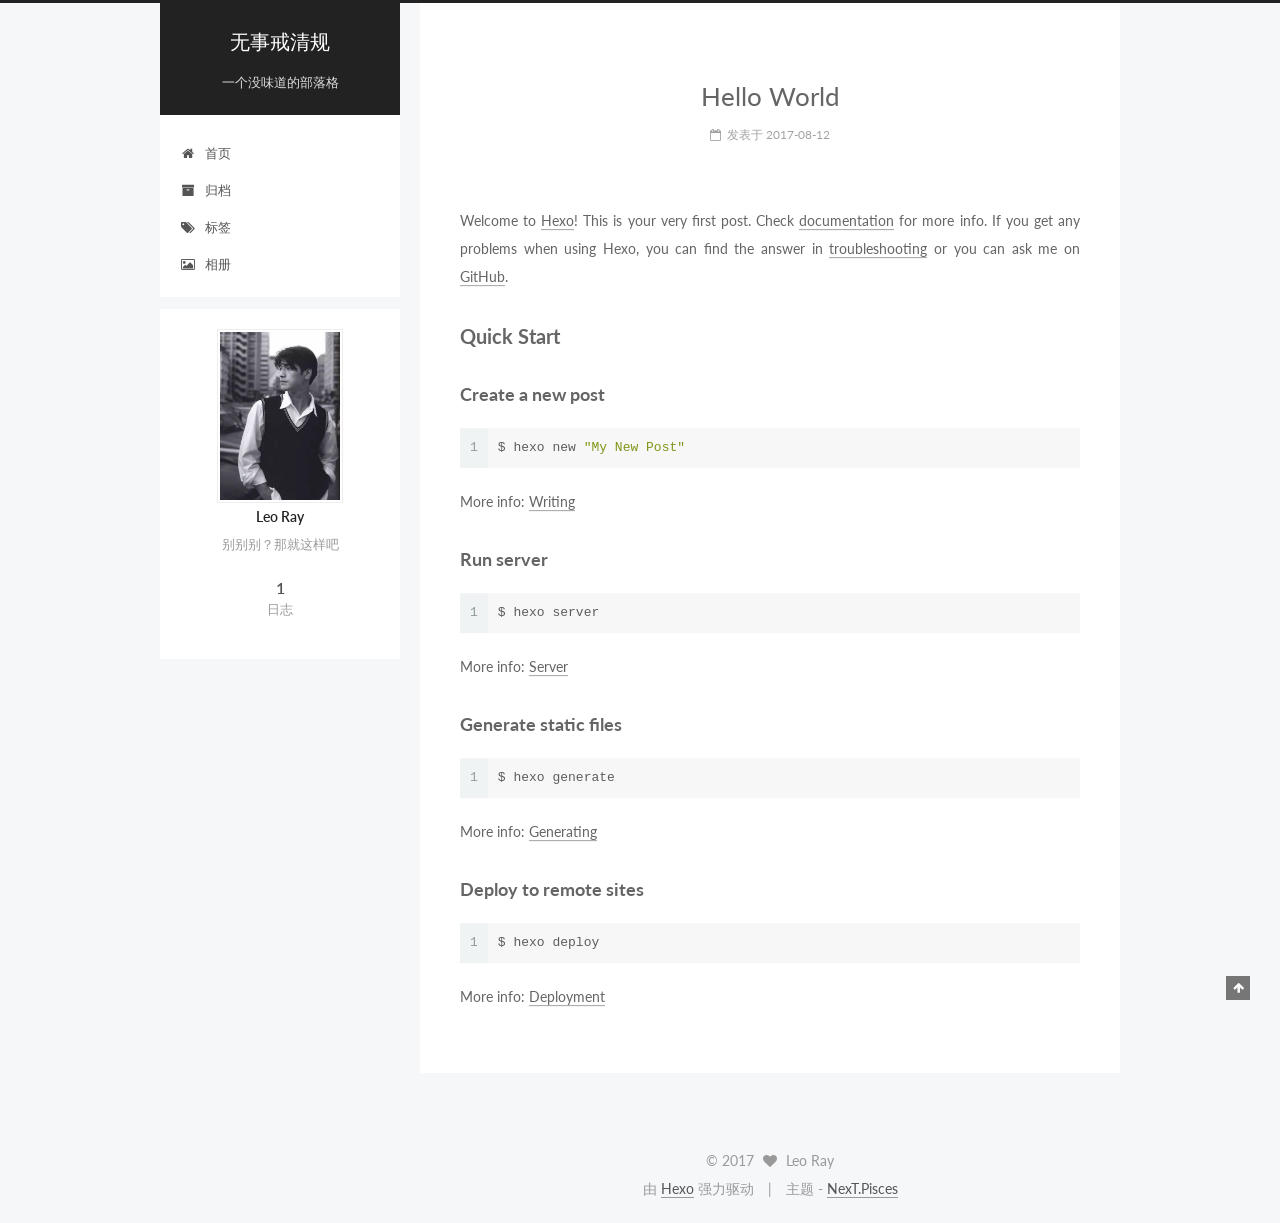
<file: index.html>
<!DOCTYPE html>



  


<html class="theme-next pisces use-motion" lang="zh-Hans">
<head>
  <meta charset="UTF-8"/>
<meta http-equiv="X-UA-Compatible" content="IE=edge" />
<meta name="viewport" content="width=device-width, initial-scale=1, maximum-scale=1"/>
<meta name="theme-color" content="#222">









<meta http-equiv="Cache-Control" content="no-transform" />
<meta http-equiv="Cache-Control" content="no-siteapp" />















  
  
  <link href="/lib/fancybox/source/jquery.fancybox.css?v=2.1.5" rel="stylesheet" type="text/css" />




  
  
  
  

  
    
    
  

  

  

  

  

  
    
    
    <link href="//fonts.googleapis.com/css?family=Lato:300,300italic,400,400italic,700,700italic&subset=latin,latin-ext" rel="stylesheet" type="text/css">
  






<link href="/lib/font-awesome/css/font-awesome.min.css?v=4.6.2" rel="stylesheet" type="text/css" />

<link href="/css/main.css?v=5.1.2" rel="stylesheet" type="text/css" />


  <meta name="keywords" content="Hexo, NexT" />








  <link rel="shortcut icon" type="image/x-icon" href="/favicon.ico?v=5.1.2" />






<meta name="description" content="别别别？那就这样吧">
<meta property="og:type" content="website">
<meta property="og:title" content="无事戒清规">
<meta property="og:url" content="http://yoursite.com/index.html">
<meta property="og:site_name" content="无事戒清规">
<meta property="og:description" content="别别别？那就这样吧">
<meta property="og:locale" content="zh-Hans">
<meta name="twitter:card" content="summary">
<meta name="twitter:title" content="无事戒清规">
<meta name="twitter:description" content="别别别？那就这样吧">



<script type="text/javascript" id="hexo.configurations">
  var NexT = window.NexT || {};
  var CONFIG = {
    root: '/',
    scheme: 'Pisces',
    sidebar: {"position":"left","display":"post","offset":12,"offset_float":12,"b2t":false,"scrollpercent":false,"onmobile":false},
    fancybox: true,
    tabs: true,
    motion: true,
    duoshuo: {
      userId: '0',
      author: '博主'
    },
    algolia: {
      applicationID: '',
      apiKey: '',
      indexName: '',
      hits: {"per_page":10},
      labels: {"input_placeholder":"Search for Posts","hits_empty":"We didn't find any results for the search: ${query}","hits_stats":"${hits} results found in ${time} ms"}
    }
  };
</script>



  <link rel="canonical" href="http://yoursite.com/"/>





  <title>无事戒清规</title>
  














</head>

<body itemscope itemtype="http://schema.org/WebPage" lang="zh-Hans">

  
  
    
  

  <div class="container sidebar-position-left 
   page-home 
 ">
    <div class="headband"></div>

    <header id="header" class="header" itemscope itemtype="http://schema.org/WPHeader">
      <div class="header-inner"><div class="site-brand-wrapper">
  <div class="site-meta ">
    

    <div class="custom-logo-site-title">
      <a href="/"  class="brand" rel="start">
        <span class="logo-line-before"><i></i></span>
        <span class="site-title">无事戒清规</span>
        <span class="logo-line-after"><i></i></span>
      </a>
    </div>
      
        <p class="site-subtitle">一个没味道的部落格</p>
      
  </div>

  <div class="site-nav-toggle">
    <button>
      <span class="btn-bar"></span>
      <span class="btn-bar"></span>
      <span class="btn-bar"></span>
    </button>
  </div>
</div>

<nav class="site-nav">
  

  
    <ul id="menu" class="menu">
      
        
        <li class="menu-item menu-item-home">
          <a href="/" rel="section">
            
              <i class="menu-item-icon fa fa-fw fa-home"></i> <br />
            
            首页
          </a>
        </li>
      
        
        <li class="menu-item menu-item-archives">
          <a href="/archives/" rel="section">
            
              <i class="menu-item-icon fa fa-fw fa-archive"></i> <br />
            
            归档
          </a>
        </li>
      
        
        <li class="menu-item menu-item-tags">
          <a href="/tags/" rel="section">
            
              <i class="menu-item-icon fa fa-fw fa-tags"></i> <br />
            
            标签
          </a>
        </li>
      
        
        <li class="menu-item menu-item-photo">
          <a href="/photo/" rel="section">
            
              <i class="menu-item-icon fa fa-fw fa-photo"></i> <br />
            
            相册
          </a>
        </li>
      

      
    </ul>
  

  
</nav>



 </div>
    </header>

    <main id="main" class="main">
      <div class="main-inner">
        <div class="content-wrap">
          <div id="content" class="content">
            
  <section id="posts" class="posts-expand">
    
      

  

  
  
  

  <article class="post post-type-normal" itemscope itemtype="http://schema.org/Article">
  
  
  
  <div class="post-block">
    <link itemprop="mainEntityOfPage" href="http://yoursite.com/2017/08/12/hello-world/">

    <span hidden itemprop="author" itemscope itemtype="http://schema.org/Person">
      <meta itemprop="name" content="Leo Ray">
      <meta itemprop="description" content="">
      <meta itemprop="image" content="/images/jcw.jpg">
    </span>

    <span hidden itemprop="publisher" itemscope itemtype="http://schema.org/Organization">
      <meta itemprop="name" content="无事戒清规">
    </span>

    
      <header class="post-header">

        
        
          <h1 class="post-title" itemprop="name headline">
                
                <a class="post-title-link" href="/2017/08/12/hello-world/" itemprop="url">Hello World</a></h1>
        

        <div class="post-meta">
          <span class="post-time">
            
              <span class="post-meta-item-icon">
                <i class="fa fa-calendar-o"></i>
              </span>
              
                <span class="post-meta-item-text">发表于</span>
              
              <time title="创建于" itemprop="dateCreated datePublished" datetime="2017-08-12T20:18:23+08:00">
                2017-08-12
              </time>
            

            

            
          </span>

          

          
            
          

          
          

          

          

          

        </div>
      </header>
    

    
    
    
    <div class="post-body" itemprop="articleBody">

      
      

      
        
          
            <p>Welcome to <a href="https://hexo.io/" target="_blank" rel="external">Hexo</a>! This is your very first post. Check <a href="https://hexo.io/docs/" target="_blank" rel="external">documentation</a> for more info. If you get any problems when using Hexo, you can find the answer in <a href="https://hexo.io/docs/troubleshooting.html" target="_blank" rel="external">troubleshooting</a> or you can ask me on <a href="https://github.com/hexojs/hexo/issues" target="_blank" rel="external">GitHub</a>.</p>
<h2 id="Quick-Start"><a href="#Quick-Start" class="headerlink" title="Quick Start"></a>Quick Start</h2><h3 id="Create-a-new-post"><a href="#Create-a-new-post" class="headerlink" title="Create a new post"></a>Create a new post</h3><figure class="highlight bash"><table><tr><td class="gutter"><pre><div class="line">1</div></pre></td><td class="code"><pre><div class="line">$ hexo new <span class="string">"My New Post"</span></div></pre></td></tr></table></figure>
<p>More info: <a href="https://hexo.io/docs/writing.html" target="_blank" rel="external">Writing</a></p>
<h3 id="Run-server"><a href="#Run-server" class="headerlink" title="Run server"></a>Run server</h3><figure class="highlight bash"><table><tr><td class="gutter"><pre><div class="line">1</div></pre></td><td class="code"><pre><div class="line">$ hexo server</div></pre></td></tr></table></figure>
<p>More info: <a href="https://hexo.io/docs/server.html" target="_blank" rel="external">Server</a></p>
<h3 id="Generate-static-files"><a href="#Generate-static-files" class="headerlink" title="Generate static files"></a>Generate static files</h3><figure class="highlight bash"><table><tr><td class="gutter"><pre><div class="line">1</div></pre></td><td class="code"><pre><div class="line">$ hexo generate</div></pre></td></tr></table></figure>
<p>More info: <a href="https://hexo.io/docs/generating.html" target="_blank" rel="external">Generating</a></p>
<h3 id="Deploy-to-remote-sites"><a href="#Deploy-to-remote-sites" class="headerlink" title="Deploy to remote sites"></a>Deploy to remote sites</h3><figure class="highlight bash"><table><tr><td class="gutter"><pre><div class="line">1</div></pre></td><td class="code"><pre><div class="line">$ hexo deploy</div></pre></td></tr></table></figure>
<p>More info: <a href="https://hexo.io/docs/deployment.html" target="_blank" rel="external">Deployment</a></p>

          
        
      
    </div>
    
    
    

    

    

    

    <footer class="post-footer">
      

      

      

      
      
        <div class="post-eof"></div>
      
    </footer>
  </div>
  
  
  
  </article>


    
  </section>

  


          </div>
          


          

        </div>
        
          
  
  <div class="sidebar-toggle">
    <div class="sidebar-toggle-line-wrap">
      <span class="sidebar-toggle-line sidebar-toggle-line-first"></span>
      <span class="sidebar-toggle-line sidebar-toggle-line-middle"></span>
      <span class="sidebar-toggle-line sidebar-toggle-line-last"></span>
    </div>
  </div>

  <aside id="sidebar" class="sidebar">
    
    <div class="sidebar-inner">

      

      

      <section class="site-overview sidebar-panel sidebar-panel-active">
        <div class="site-author motion-element" itemprop="author" itemscope itemtype="http://schema.org/Person">
          <img class="site-author-image" itemprop="image"
               src="/images/jcw.jpg"
               alt="Leo Ray" />
          <p class="site-author-name" itemprop="name">Leo Ray</p>
           
              <p class="site-description motion-element" itemprop="description">别别别？那就这样吧</p>
          
        </div>
        <nav class="site-state motion-element">

          
            <div class="site-state-item site-state-posts">
              <a href="/archives/">
                <span class="site-state-item-count">1</span>
                <span class="site-state-item-name">日志</span>
              </a>
            </div>
          

          

          

        </nav>

        

        <div class="links-of-author motion-element">
          
        </div>

        
        

        
        

        


      </section>

      

      

    </div>
  </aside>


        
      </div>
    </main>

    <footer id="footer" class="footer">
      <div class="footer-inner">
        <div class="copyright" >
  
  &copy; 
  <span itemprop="copyrightYear">2017</span>
  <span class="with-love">
    <i class="fa fa-heart"></i>
  </span>
  <span class="author" itemprop="copyrightHolder">Leo Ray</span>
</div>


<div class="powered-by">
  由 <a class="theme-link" href="https://hexo.io">Hexo</a> 强力驱动
</div>

<div class="theme-info">
  主题 -
  <a class="theme-link" href="https://github.com/iissnan/hexo-theme-next">
    NexT.Pisces
  </a>
</div>


        

        
      </div>
    </footer>

    
      <div class="back-to-top">
        <i class="fa fa-arrow-up"></i>
        
      </div>
    

  </div>

  

<script type="text/javascript">
  if (Object.prototype.toString.call(window.Promise) !== '[object Function]') {
    window.Promise = null;
  }
</script>









  












  
  <script type="text/javascript" src="/lib/jquery/index.js?v=2.1.3"></script>

  
  <script type="text/javascript" src="/lib/fastclick/lib/fastclick.min.js?v=1.0.6"></script>

  
  <script type="text/javascript" src="/lib/jquery_lazyload/jquery.lazyload.js?v=1.9.7"></script>

  
  <script type="text/javascript" src="/lib/velocity/velocity.min.js?v=1.2.1"></script>

  
  <script type="text/javascript" src="/lib/velocity/velocity.ui.min.js?v=1.2.1"></script>

  
  <script type="text/javascript" src="/lib/fancybox/source/jquery.fancybox.pack.js?v=2.1.5"></script>


  


  <script type="text/javascript" src="/js/src/utils.js?v=5.1.2"></script>

  <script type="text/javascript" src="/js/src/motion.js?v=5.1.2"></script>



  
  


  <script type="text/javascript" src="/js/src/affix.js?v=5.1.2"></script>

  <script type="text/javascript" src="/js/src/schemes/pisces.js?v=5.1.2"></script>



  
    <script type="text/javascript" src="/js/src/scrollspy.js?v=5.1.2"></script>
<script type="text/javascript" src="/js/src/post-details.js?v=5.1.2"></script>

  

  


  <script type="text/javascript" src="/js/src/bootstrap.js?v=5.1.2"></script>



  


  




	





  





  






  





  

  

  

  

  

  

</body>
</html>
</file>
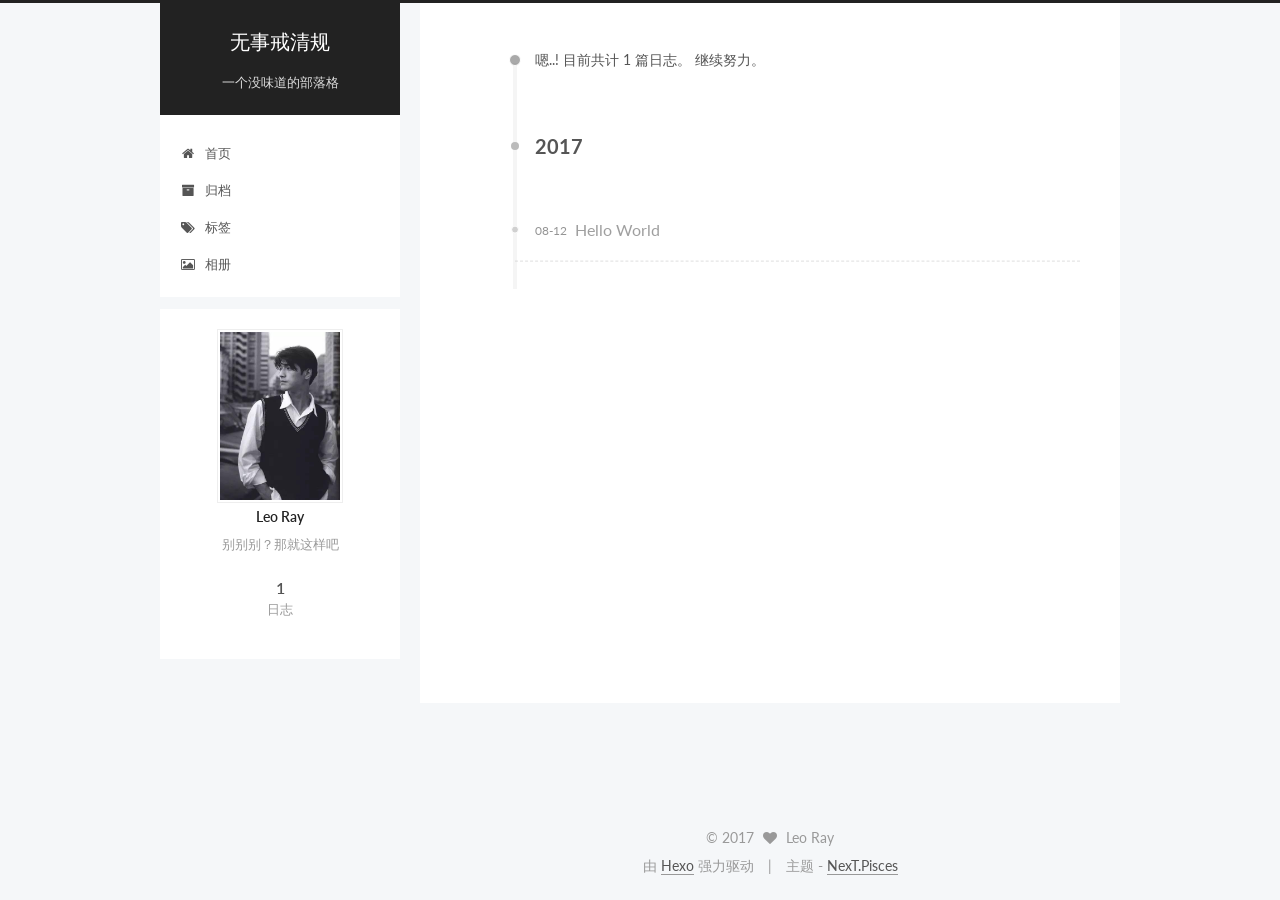
<file: archives/index.html>
<!DOCTYPE html>



  


<html class="theme-next pisces use-motion" lang="zh-Hans">
<head>
  <meta charset="UTF-8"/>
<meta http-equiv="X-UA-Compatible" content="IE=edge" />
<meta name="viewport" content="width=device-width, initial-scale=1, maximum-scale=1"/>
<meta name="theme-color" content="#222">









<meta http-equiv="Cache-Control" content="no-transform" />
<meta http-equiv="Cache-Control" content="no-siteapp" />















  
  
  <link href="/lib/fancybox/source/jquery.fancybox.css?v=2.1.5" rel="stylesheet" type="text/css" />




  
  
  
  

  
    
    
  

  

  

  

  

  
    
    
    <link href="//fonts.googleapis.com/css?family=Lato:300,300italic,400,400italic,700,700italic&subset=latin,latin-ext" rel="stylesheet" type="text/css">
  






<link href="/lib/font-awesome/css/font-awesome.min.css?v=4.6.2" rel="stylesheet" type="text/css" />

<link href="/css/main.css?v=5.1.2" rel="stylesheet" type="text/css" />


  <meta name="keywords" content="Hexo, NexT" />








  <link rel="shortcut icon" type="image/x-icon" href="/favicon.ico?v=5.1.2" />






<meta name="description" content="别别别？那就这样吧">
<meta property="og:type" content="website">
<meta property="og:title" content="无事戒清规">
<meta property="og:url" content="http://yoursite.com/archives/index.html">
<meta property="og:site_name" content="无事戒清规">
<meta property="og:description" content="别别别？那就这样吧">
<meta property="og:locale" content="zh-Hans">
<meta name="twitter:card" content="summary">
<meta name="twitter:title" content="无事戒清规">
<meta name="twitter:description" content="别别别？那就这样吧">



<script type="text/javascript" id="hexo.configurations">
  var NexT = window.NexT || {};
  var CONFIG = {
    root: '/',
    scheme: 'Pisces',
    sidebar: {"position":"left","display":"post","offset":12,"offset_float":12,"b2t":false,"scrollpercent":false,"onmobile":false},
    fancybox: true,
    tabs: true,
    motion: true,
    duoshuo: {
      userId: '0',
      author: '博主'
    },
    algolia: {
      applicationID: '',
      apiKey: '',
      indexName: '',
      hits: {"per_page":10},
      labels: {"input_placeholder":"Search for Posts","hits_empty":"We didn't find any results for the search: ${query}","hits_stats":"${hits} results found in ${time} ms"}
    }
  };
</script>



  <link rel="canonical" href="http://yoursite.com/archives/"/>





  <title>归档 | 无事戒清规</title>
  














</head>

<body itemscope itemtype="http://schema.org/WebPage" lang="zh-Hans">

  
  
    
  

  <div class="container sidebar-position-left  page-archive  ">
    <div class="headband"></div>

    <header id="header" class="header" itemscope itemtype="http://schema.org/WPHeader">
      <div class="header-inner"><div class="site-brand-wrapper">
  <div class="site-meta ">
    

    <div class="custom-logo-site-title">
      <a href="/"  class="brand" rel="start">
        <span class="logo-line-before"><i></i></span>
        <span class="site-title">无事戒清规</span>
        <span class="logo-line-after"><i></i></span>
      </a>
    </div>
      
        <p class="site-subtitle">一个没味道的部落格</p>
      
  </div>

  <div class="site-nav-toggle">
    <button>
      <span class="btn-bar"></span>
      <span class="btn-bar"></span>
      <span class="btn-bar"></span>
    </button>
  </div>
</div>

<nav class="site-nav">
  

  
    <ul id="menu" class="menu">
      
        
        <li class="menu-item menu-item-home">
          <a href="/" rel="section">
            
              <i class="menu-item-icon fa fa-fw fa-home"></i> <br />
            
            首页
          </a>
        </li>
      
        
        <li class="menu-item menu-item-archives">
          <a href="/archives/" rel="section">
            
              <i class="menu-item-icon fa fa-fw fa-archive"></i> <br />
            
            归档
          </a>
        </li>
      
        
        <li class="menu-item menu-item-tags">
          <a href="/tags/" rel="section">
            
              <i class="menu-item-icon fa fa-fw fa-tags"></i> <br />
            
            标签
          </a>
        </li>
      
        
        <li class="menu-item menu-item-photo">
          <a href="/photo/" rel="section">
            
              <i class="menu-item-icon fa fa-fw fa-photo"></i> <br />
            
            相册
          </a>
        </li>
      

      
    </ul>
  

  
</nav>



 </div>
    </header>

    <main id="main" class="main">
      <div class="main-inner">
        <div class="content-wrap">
          <div id="content" class="content">
            

  
  
  
  <div class="post-block archive">
    <div id="posts" class="posts-collapse">
      <span class="archive-move-on"></span>

      <span class="archive-page-counter">
        
        
        
          
        
        嗯..! 目前共计 1 篇日志。 继续努力。
      </span>

      

        
        
        

        
          
          <div class="collection-title">
            <h2 class="archive-year motion-element" id="archive-year-2017">2017</h2>
          </div>
        
        

        

  <article class="post post-type-normal" itemscope itemtype="http://schema.org/Article">
    <header class="post-header">

      <h2 class="post-title">
        
            <a class="post-title-link" href="/2017/08/12/hello-world/" itemprop="url">
              
                <span itemprop="name">Hello World</span>
              
            </a>
        
      </h2>

      <div class="post-meta">
        <time class="post-time" itemprop="dateCreated"
              datetime="2017-08-12T20:18:23+08:00"
              content="2017-08-12" >
          08-12
        </time>
      </div>

    </header>
  </article>



      

    </div>
  </div>
  
  
  

  



          </div>
          


          

        </div>
        
          
  
  <div class="sidebar-toggle">
    <div class="sidebar-toggle-line-wrap">
      <span class="sidebar-toggle-line sidebar-toggle-line-first"></span>
      <span class="sidebar-toggle-line sidebar-toggle-line-middle"></span>
      <span class="sidebar-toggle-line sidebar-toggle-line-last"></span>
    </div>
  </div>

  <aside id="sidebar" class="sidebar">
    
    <div class="sidebar-inner">

      

      

      <section class="site-overview sidebar-panel sidebar-panel-active">
        <div class="site-author motion-element" itemprop="author" itemscope itemtype="http://schema.org/Person">
          <img class="site-author-image" itemprop="image"
               src="/images/jcw.jpg"
               alt="Leo Ray" />
          <p class="site-author-name" itemprop="name">Leo Ray</p>
           
              <p class="site-description motion-element" itemprop="description">别别别？那就这样吧</p>
          
        </div>
        <nav class="site-state motion-element">

          
            <div class="site-state-item site-state-posts">
              <a href="/archives/">
                <span class="site-state-item-count">1</span>
                <span class="site-state-item-name">日志</span>
              </a>
            </div>
          

          

          

        </nav>

        

        <div class="links-of-author motion-element">
          
        </div>

        
        

        
        

        


      </section>

      

      

    </div>
  </aside>


        
      </div>
    </main>

    <footer id="footer" class="footer">
      <div class="footer-inner">
        <div class="copyright" >
  
  &copy; 
  <span itemprop="copyrightYear">2017</span>
  <span class="with-love">
    <i class="fa fa-heart"></i>
  </span>
  <span class="author" itemprop="copyrightHolder">Leo Ray</span>
</div>


<div class="powered-by">
  由 <a class="theme-link" href="https://hexo.io">Hexo</a> 强力驱动
</div>

<div class="theme-info">
  主题 -
  <a class="theme-link" href="https://github.com/iissnan/hexo-theme-next">
    NexT.Pisces
  </a>
</div>


        

        
      </div>
    </footer>

    
      <div class="back-to-top">
        <i class="fa fa-arrow-up"></i>
        
      </div>
    

  </div>

  

<script type="text/javascript">
  if (Object.prototype.toString.call(window.Promise) !== '[object Function]') {
    window.Promise = null;
  }
</script>









  












  
  <script type="text/javascript" src="/lib/jquery/index.js?v=2.1.3"></script>

  
  <script type="text/javascript" src="/lib/fastclick/lib/fastclick.min.js?v=1.0.6"></script>

  
  <script type="text/javascript" src="/lib/jquery_lazyload/jquery.lazyload.js?v=1.9.7"></script>

  
  <script type="text/javascript" src="/lib/velocity/velocity.min.js?v=1.2.1"></script>

  
  <script type="text/javascript" src="/lib/velocity/velocity.ui.min.js?v=1.2.1"></script>

  
  <script type="text/javascript" src="/lib/fancybox/source/jquery.fancybox.pack.js?v=2.1.5"></script>


  


  <script type="text/javascript" src="/js/src/utils.js?v=5.1.2"></script>

  <script type="text/javascript" src="/js/src/motion.js?v=5.1.2"></script>



  
  


  <script type="text/javascript" src="/js/src/affix.js?v=5.1.2"></script>

  <script type="text/javascript" src="/js/src/schemes/pisces.js?v=5.1.2"></script>



  
  
    <script type="text/javascript" id="motion.page.archive">
      $('.archive-year').velocity('transition.slideLeftIn');
    </script>
  


  


  <script type="text/javascript" src="/js/src/bootstrap.js?v=5.1.2"></script>



  


  




	





  





  






  





  

  

  

  

  

  

</body>
</html>
</file>
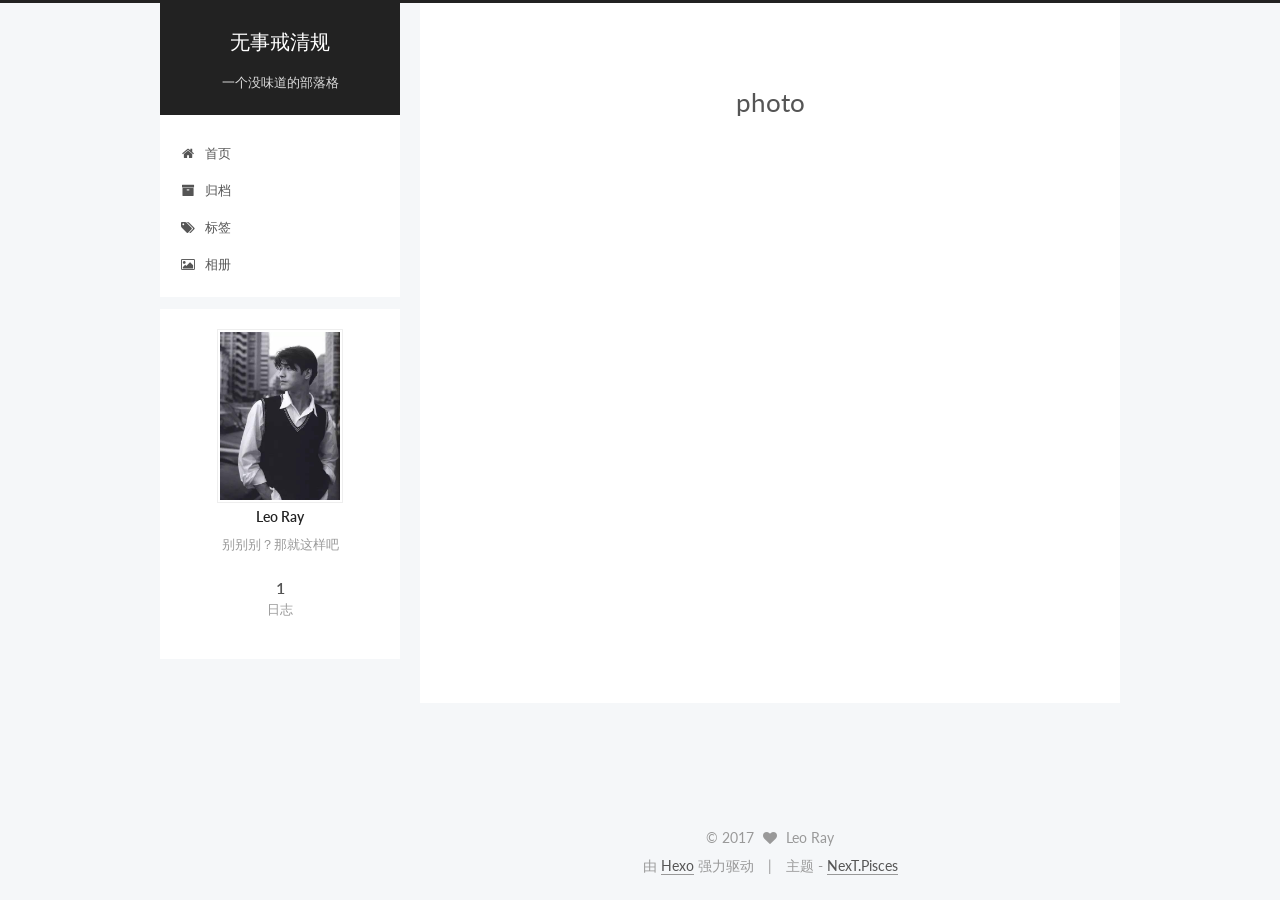
<file: photo/index.html>
<!DOCTYPE html>



  


<html class="theme-next pisces use-motion" lang="zh-Hans">
<head>
  <meta charset="UTF-8"/>
<meta http-equiv="X-UA-Compatible" content="IE=edge" />
<meta name="viewport" content="width=device-width, initial-scale=1, maximum-scale=1"/>
<meta name="theme-color" content="#222">









<meta http-equiv="Cache-Control" content="no-transform" />
<meta http-equiv="Cache-Control" content="no-siteapp" />















  
  
  <link href="/lib/fancybox/source/jquery.fancybox.css?v=2.1.5" rel="stylesheet" type="text/css" />




  
  
  
  

  
    
    
  

  

  

  

  

  
    
    
    <link href="//fonts.googleapis.com/css?family=Lato:300,300italic,400,400italic,700,700italic&subset=latin,latin-ext" rel="stylesheet" type="text/css">
  






<link href="/lib/font-awesome/css/font-awesome.min.css?v=4.6.2" rel="stylesheet" type="text/css" />

<link href="/css/main.css?v=5.1.2" rel="stylesheet" type="text/css" />


  <meta name="keywords" content="Hexo, NexT" />








  <link rel="shortcut icon" type="image/x-icon" href="/favicon.ico?v=5.1.2" />






<meta name="description" content="别别别？那就这样吧">
<meta property="og:type" content="website">
<meta property="og:title" content="photo">
<meta property="og:url" content="http://yoursite.com/photo/index.html">
<meta property="og:site_name" content="无事戒清规">
<meta property="og:description" content="别别别？那就这样吧">
<meta property="og:locale" content="zh-Hans">
<meta property="og:updated_time" content="2017-08-12T14:25:37.847Z">
<meta name="twitter:card" content="summary">
<meta name="twitter:title" content="photo">
<meta name="twitter:description" content="别别别？那就这样吧">



<script type="text/javascript" id="hexo.configurations">
  var NexT = window.NexT || {};
  var CONFIG = {
    root: '/',
    scheme: 'Pisces',
    sidebar: {"position":"left","display":"post","offset":12,"offset_float":12,"b2t":false,"scrollpercent":false,"onmobile":false},
    fancybox: true,
    tabs: true,
    motion: true,
    duoshuo: {
      userId: '0',
      author: '博主'
    },
    algolia: {
      applicationID: '',
      apiKey: '',
      indexName: '',
      hits: {"per_page":10},
      labels: {"input_placeholder":"Search for Posts","hits_empty":"We didn't find any results for the search: ${query}","hits_stats":"${hits} results found in ${time} ms"}
    }
  };
</script>



  <link rel="canonical" href="http://yoursite.com/photo/"/>





  <title>photo | 无事戒清规</title>
  














</head>

<body itemscope itemtype="http://schema.org/WebPage" lang="zh-Hans">

  
  
    
  

  <div class="container sidebar-position-left page-post-detail ">
    <div class="headband"></div>

    <header id="header" class="header" itemscope itemtype="http://schema.org/WPHeader">
      <div class="header-inner"><div class="site-brand-wrapper">
  <div class="site-meta ">
    

    <div class="custom-logo-site-title">
      <a href="/"  class="brand" rel="start">
        <span class="logo-line-before"><i></i></span>
        <span class="site-title">无事戒清规</span>
        <span class="logo-line-after"><i></i></span>
      </a>
    </div>
      
        <p class="site-subtitle">一个没味道的部落格</p>
      
  </div>

  <div class="site-nav-toggle">
    <button>
      <span class="btn-bar"></span>
      <span class="btn-bar"></span>
      <span class="btn-bar"></span>
    </button>
  </div>
</div>

<nav class="site-nav">
  

  
    <ul id="menu" class="menu">
      
        
        <li class="menu-item menu-item-home">
          <a href="/" rel="section">
            
              <i class="menu-item-icon fa fa-fw fa-home"></i> <br />
            
            首页
          </a>
        </li>
      
        
        <li class="menu-item menu-item-archives">
          <a href="/archives/" rel="section">
            
              <i class="menu-item-icon fa fa-fw fa-archive"></i> <br />
            
            归档
          </a>
        </li>
      
        
        <li class="menu-item menu-item-tags">
          <a href="/tags/" rel="section">
            
              <i class="menu-item-icon fa fa-fw fa-tags"></i> <br />
            
            标签
          </a>
        </li>
      
        
        <li class="menu-item menu-item-photo">
          <a href="/photo/" rel="section">
            
              <i class="menu-item-icon fa fa-fw fa-photo"></i> <br />
            
            相册
          </a>
        </li>
      

      
    </ul>
  

  
</nav>



 </div>
    </header>

    <main id="main" class="main">
      <div class="main-inner">
        <div class="content-wrap">
          <div id="content" class="content">
            

  <div id="posts" class="posts-expand">
    
    
    
    <div class="post-block page">
      <header class="post-header">

	<h1 class="post-title" itemprop="name headline">photo</h1>



</header>

      
      
      
      <div class="post-body">
        
        
          
        
      </div>
      
      
      
    </div>
    
    
    
  </div>


          </div>
          


          
  <div class="comments" id="comments">
    
  </div>


        </div>
        
          
  
  <div class="sidebar-toggle">
    <div class="sidebar-toggle-line-wrap">
      <span class="sidebar-toggle-line sidebar-toggle-line-first"></span>
      <span class="sidebar-toggle-line sidebar-toggle-line-middle"></span>
      <span class="sidebar-toggle-line sidebar-toggle-line-last"></span>
    </div>
  </div>

  <aside id="sidebar" class="sidebar">
    
    <div class="sidebar-inner">

      

      

      <section class="site-overview sidebar-panel sidebar-panel-active">
        <div class="site-author motion-element" itemprop="author" itemscope itemtype="http://schema.org/Person">
          <img class="site-author-image" itemprop="image"
               src="/images/jcw.jpg"
               alt="Leo Ray" />
          <p class="site-author-name" itemprop="name">Leo Ray</p>
           
              <p class="site-description motion-element" itemprop="description">别别别？那就这样吧</p>
          
        </div>
        <nav class="site-state motion-element">

          
            <div class="site-state-item site-state-posts">
              <a href="/archives/">
                <span class="site-state-item-count">1</span>
                <span class="site-state-item-name">日志</span>
              </a>
            </div>
          

          

          

        </nav>

        

        <div class="links-of-author motion-element">
          
        </div>

        
        

        
        

        


      </section>

      

      

    </div>
  </aside>


        
      </div>
    </main>

    <footer id="footer" class="footer">
      <div class="footer-inner">
        <div class="copyright" >
  
  &copy; 
  <span itemprop="copyrightYear">2017</span>
  <span class="with-love">
    <i class="fa fa-heart"></i>
  </span>
  <span class="author" itemprop="copyrightHolder">Leo Ray</span>
</div>


<div class="powered-by">
  由 <a class="theme-link" href="https://hexo.io">Hexo</a> 强力驱动
</div>

<div class="theme-info">
  主题 -
  <a class="theme-link" href="https://github.com/iissnan/hexo-theme-next">
    NexT.Pisces
  </a>
</div>


        

        
      </div>
    </footer>

    
      <div class="back-to-top">
        <i class="fa fa-arrow-up"></i>
        
      </div>
    

  </div>

  

<script type="text/javascript">
  if (Object.prototype.toString.call(window.Promise) !== '[object Function]') {
    window.Promise = null;
  }
</script>









  












  
  <script type="text/javascript" src="/lib/jquery/index.js?v=2.1.3"></script>

  
  <script type="text/javascript" src="/lib/fastclick/lib/fastclick.min.js?v=1.0.6"></script>

  
  <script type="text/javascript" src="/lib/jquery_lazyload/jquery.lazyload.js?v=1.9.7"></script>

  
  <script type="text/javascript" src="/lib/velocity/velocity.min.js?v=1.2.1"></script>

  
  <script type="text/javascript" src="/lib/velocity/velocity.ui.min.js?v=1.2.1"></script>

  
  <script type="text/javascript" src="/lib/fancybox/source/jquery.fancybox.pack.js?v=2.1.5"></script>


  


  <script type="text/javascript" src="/js/src/utils.js?v=5.1.2"></script>

  <script type="text/javascript" src="/js/src/motion.js?v=5.1.2"></script>



  
  


  <script type="text/javascript" src="/js/src/affix.js?v=5.1.2"></script>

  <script type="text/javascript" src="/js/src/schemes/pisces.js?v=5.1.2"></script>



  
    <script type="text/javascript" src="/js/src/scrollspy.js?v=5.1.2"></script>
<script type="text/javascript" src="/js/src/post-details.js?v=5.1.2"></script>

  

  


  <script type="text/javascript" src="/js/src/bootstrap.js?v=5.1.2"></script>



  


  




	





  





  






  





  

  

  

  

  

  

</body>
</html>
</file>
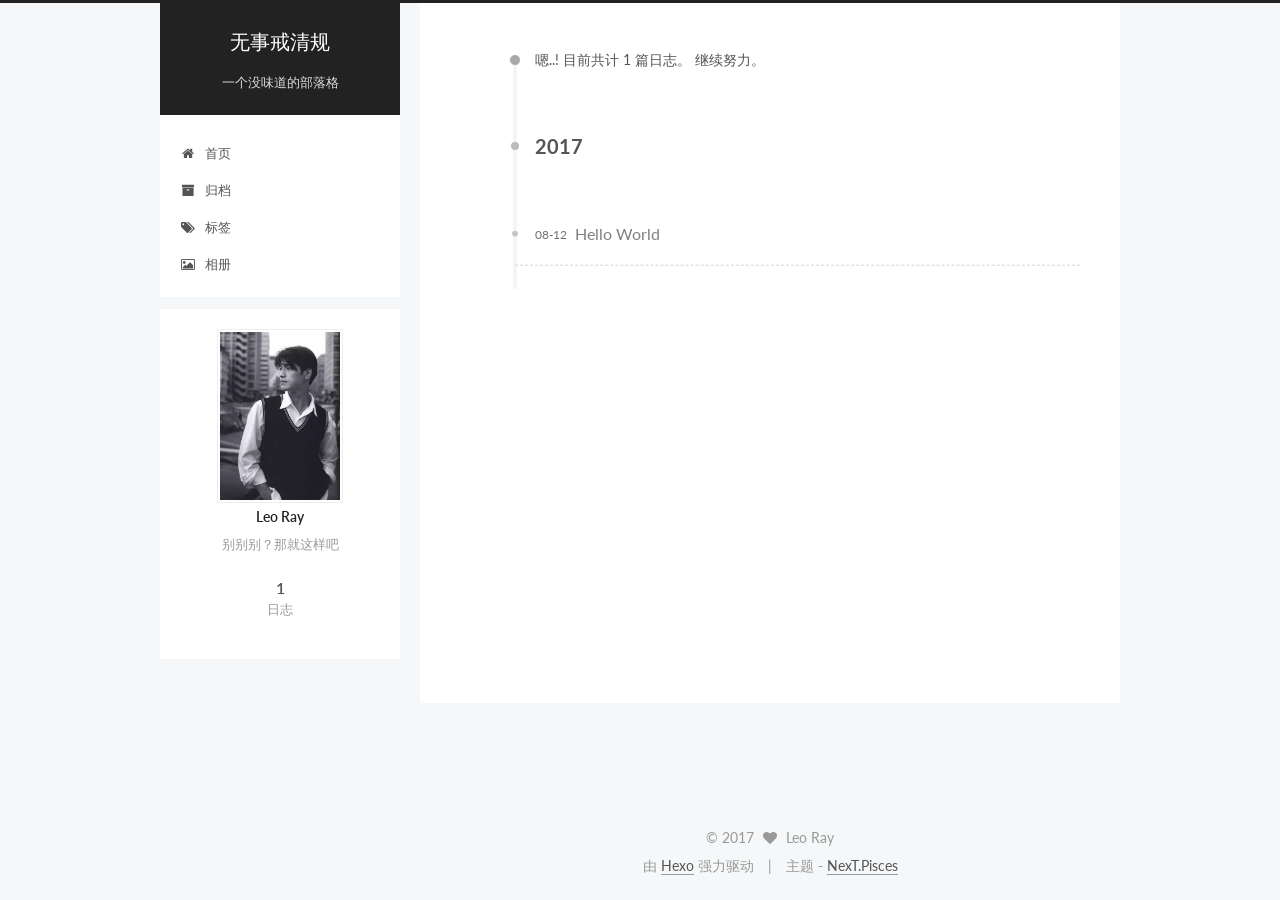
<file: archives/2017/index.html>
<!DOCTYPE html>



  


<html class="theme-next pisces use-motion" lang="zh-Hans">
<head>
  <meta charset="UTF-8"/>
<meta http-equiv="X-UA-Compatible" content="IE=edge" />
<meta name="viewport" content="width=device-width, initial-scale=1, maximum-scale=1"/>
<meta name="theme-color" content="#222">









<meta http-equiv="Cache-Control" content="no-transform" />
<meta http-equiv="Cache-Control" content="no-siteapp" />















  
  
  <link href="/lib/fancybox/source/jquery.fancybox.css?v=2.1.5" rel="stylesheet" type="text/css" />




  
  
  
  

  
    
    
  

  

  

  

  

  
    
    
    <link href="//fonts.googleapis.com/css?family=Lato:300,300italic,400,400italic,700,700italic&subset=latin,latin-ext" rel="stylesheet" type="text/css">
  






<link href="/lib/font-awesome/css/font-awesome.min.css?v=4.6.2" rel="stylesheet" type="text/css" />

<link href="/css/main.css?v=5.1.2" rel="stylesheet" type="text/css" />


  <meta name="keywords" content="Hexo, NexT" />








  <link rel="shortcut icon" type="image/x-icon" href="/favicon.ico?v=5.1.2" />






<meta name="description" content="别别别？那就这样吧">
<meta property="og:type" content="website">
<meta property="og:title" content="无事戒清规">
<meta property="og:url" content="http://yoursite.com/archives/2017/index.html">
<meta property="og:site_name" content="无事戒清规">
<meta property="og:description" content="别别别？那就这样吧">
<meta property="og:locale" content="zh-Hans">
<meta name="twitter:card" content="summary">
<meta name="twitter:title" content="无事戒清规">
<meta name="twitter:description" content="别别别？那就这样吧">



<script type="text/javascript" id="hexo.configurations">
  var NexT = window.NexT || {};
  var CONFIG = {
    root: '/',
    scheme: 'Pisces',
    sidebar: {"position":"left","display":"post","offset":12,"offset_float":12,"b2t":false,"scrollpercent":false,"onmobile":false},
    fancybox: true,
    tabs: true,
    motion: true,
    duoshuo: {
      userId: '0',
      author: '博主'
    },
    algolia: {
      applicationID: '',
      apiKey: '',
      indexName: '',
      hits: {"per_page":10},
      labels: {"input_placeholder":"Search for Posts","hits_empty":"We didn't find any results for the search: ${query}","hits_stats":"${hits} results found in ${time} ms"}
    }
  };
</script>



  <link rel="canonical" href="http://yoursite.com/archives/2017/"/>





  <title>归档 | 无事戒清规</title>
  














</head>

<body itemscope itemtype="http://schema.org/WebPage" lang="zh-Hans">

  
  
    
  

  <div class="container sidebar-position-left  page-archive  ">
    <div class="headband"></div>

    <header id="header" class="header" itemscope itemtype="http://schema.org/WPHeader">
      <div class="header-inner"><div class="site-brand-wrapper">
  <div class="site-meta ">
    

    <div class="custom-logo-site-title">
      <a href="/"  class="brand" rel="start">
        <span class="logo-line-before"><i></i></span>
        <span class="site-title">无事戒清规</span>
        <span class="logo-line-after"><i></i></span>
      </a>
    </div>
      
        <p class="site-subtitle">一个没味道的部落格</p>
      
  </div>

  <div class="site-nav-toggle">
    <button>
      <span class="btn-bar"></span>
      <span class="btn-bar"></span>
      <span class="btn-bar"></span>
    </button>
  </div>
</div>

<nav class="site-nav">
  

  
    <ul id="menu" class="menu">
      
        
        <li class="menu-item menu-item-home">
          <a href="/" rel="section">
            
              <i class="menu-item-icon fa fa-fw fa-home"></i> <br />
            
            首页
          </a>
        </li>
      
        
        <li class="menu-item menu-item-archives">
          <a href="/archives/" rel="section">
            
              <i class="menu-item-icon fa fa-fw fa-archive"></i> <br />
            
            归档
          </a>
        </li>
      
        
        <li class="menu-item menu-item-tags">
          <a href="/tags/" rel="section">
            
              <i class="menu-item-icon fa fa-fw fa-tags"></i> <br />
            
            标签
          </a>
        </li>
      
        
        <li class="menu-item menu-item-photo">
          <a href="/photo/" rel="section">
            
              <i class="menu-item-icon fa fa-fw fa-photo"></i> <br />
            
            相册
          </a>
        </li>
      

      
    </ul>
  

  
</nav>



 </div>
    </header>

    <main id="main" class="main">
      <div class="main-inner">
        <div class="content-wrap">
          <div id="content" class="content">
            

  
  
  
  <div class="post-block archive">
    <div id="posts" class="posts-collapse">
      <span class="archive-move-on"></span>

      <span class="archive-page-counter">
        
        
        
          
        
        嗯..! 目前共计 1 篇日志。 继续努力。
      </span>

      

        
        
        

        
          
          <div class="collection-title">
            <h2 class="archive-year motion-element" id="archive-year-2017">2017</h2>
          </div>
        
        

        

  <article class="post post-type-normal" itemscope itemtype="http://schema.org/Article">
    <header class="post-header">

      <h2 class="post-title">
        
            <a class="post-title-link" href="/2017/08/12/hello-world/" itemprop="url">
              
                <span itemprop="name">Hello World</span>
              
            </a>
        
      </h2>

      <div class="post-meta">
        <time class="post-time" itemprop="dateCreated"
              datetime="2017-08-12T20:18:23+08:00"
              content="2017-08-12" >
          08-12
        </time>
      </div>

    </header>
  </article>



      

    </div>
  </div>
  
  
  

  



          </div>
          


          

        </div>
        
          
  
  <div class="sidebar-toggle">
    <div class="sidebar-toggle-line-wrap">
      <span class="sidebar-toggle-line sidebar-toggle-line-first"></span>
      <span class="sidebar-toggle-line sidebar-toggle-line-middle"></span>
      <span class="sidebar-toggle-line sidebar-toggle-line-last"></span>
    </div>
  </div>

  <aside id="sidebar" class="sidebar">
    
    <div class="sidebar-inner">

      

      

      <section class="site-overview sidebar-panel sidebar-panel-active">
        <div class="site-author motion-element" itemprop="author" itemscope itemtype="http://schema.org/Person">
          <img class="site-author-image" itemprop="image"
               src="/images/jcw.jpg"
               alt="Leo Ray" />
          <p class="site-author-name" itemprop="name">Leo Ray</p>
           
              <p class="site-description motion-element" itemprop="description">别别别？那就这样吧</p>
          
        </div>
        <nav class="site-state motion-element">

          
            <div class="site-state-item site-state-posts">
              <a href="/archives/">
                <span class="site-state-item-count">1</span>
                <span class="site-state-item-name">日志</span>
              </a>
            </div>
          

          

          

        </nav>

        

        <div class="links-of-author motion-element">
          
        </div>

        
        

        
        

        


      </section>

      

      

    </div>
  </aside>


        
      </div>
    </main>

    <footer id="footer" class="footer">
      <div class="footer-inner">
        <div class="copyright" >
  
  &copy; 
  <span itemprop="copyrightYear">2017</span>
  <span class="with-love">
    <i class="fa fa-heart"></i>
  </span>
  <span class="author" itemprop="copyrightHolder">Leo Ray</span>
</div>


<div class="powered-by">
  由 <a class="theme-link" href="https://hexo.io">Hexo</a> 强力驱动
</div>

<div class="theme-info">
  主题 -
  <a class="theme-link" href="https://github.com/iissnan/hexo-theme-next">
    NexT.Pisces
  </a>
</div>


        

        
      </div>
    </footer>

    
      <div class="back-to-top">
        <i class="fa fa-arrow-up"></i>
        
      </div>
    

  </div>

  

<script type="text/javascript">
  if (Object.prototype.toString.call(window.Promise) !== '[object Function]') {
    window.Promise = null;
  }
</script>









  












  
  <script type="text/javascript" src="/lib/jquery/index.js?v=2.1.3"></script>

  
  <script type="text/javascript" src="/lib/fastclick/lib/fastclick.min.js?v=1.0.6"></script>

  
  <script type="text/javascript" src="/lib/jquery_lazyload/jquery.lazyload.js?v=1.9.7"></script>

  
  <script type="text/javascript" src="/lib/velocity/velocity.min.js?v=1.2.1"></script>

  
  <script type="text/javascript" src="/lib/velocity/velocity.ui.min.js?v=1.2.1"></script>

  
  <script type="text/javascript" src="/lib/fancybox/source/jquery.fancybox.pack.js?v=2.1.5"></script>


  


  <script type="text/javascript" src="/js/src/utils.js?v=5.1.2"></script>

  <script type="text/javascript" src="/js/src/motion.js?v=5.1.2"></script>



  
  


  <script type="text/javascript" src="/js/src/affix.js?v=5.1.2"></script>

  <script type="text/javascript" src="/js/src/schemes/pisces.js?v=5.1.2"></script>



  
  
    <script type="text/javascript" id="motion.page.archive">
      $('.archive-year').velocity('transition.slideLeftIn');
    </script>
  


  


  <script type="text/javascript" src="/js/src/bootstrap.js?v=5.1.2"></script>



  


  




	





  





  






  





  

  

  

  

  

  

</body>
</html>
</file>
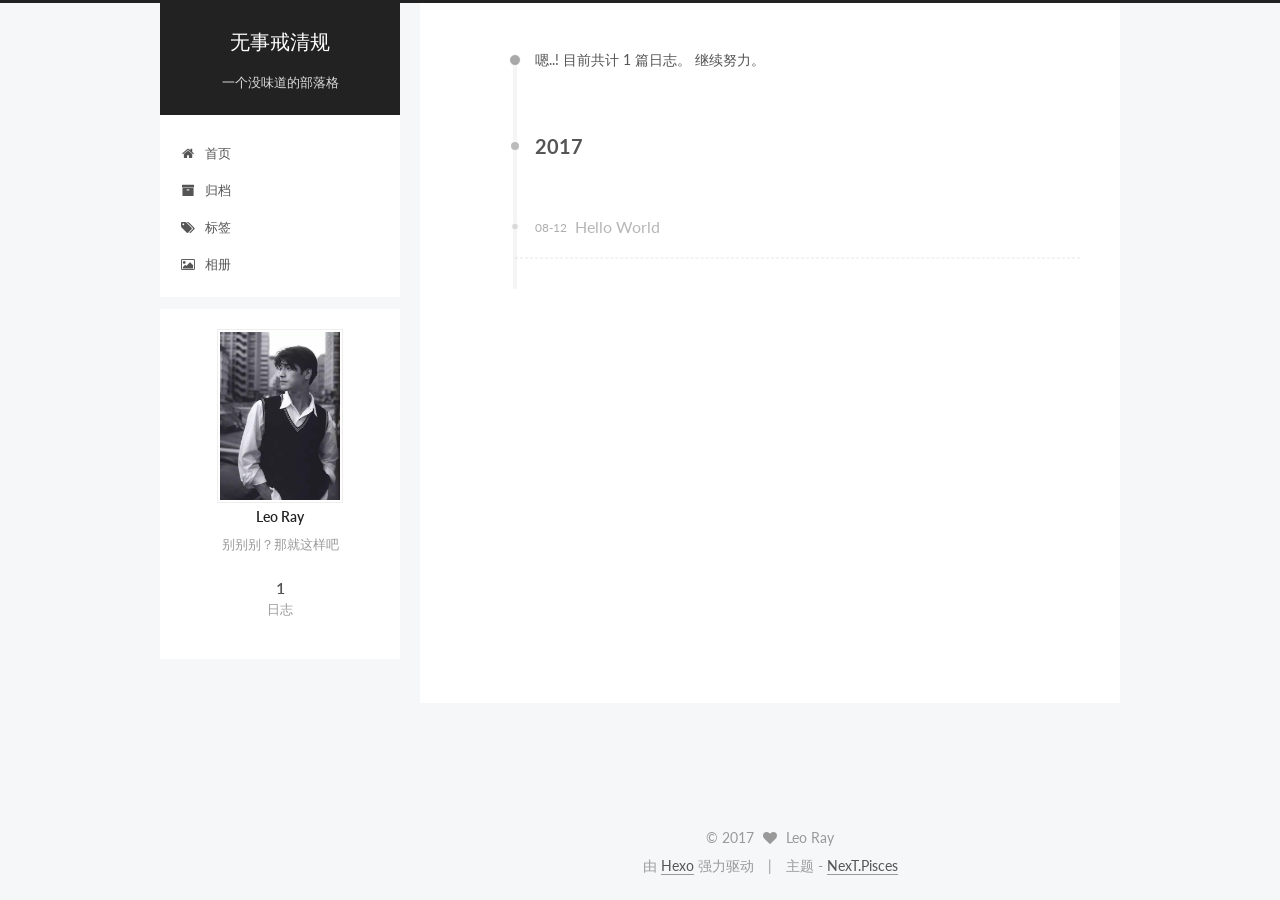
<file: archives/2017/08/index.html>
<!DOCTYPE html>



  


<html class="theme-next pisces use-motion" lang="zh-Hans">
<head>
  <meta charset="UTF-8"/>
<meta http-equiv="X-UA-Compatible" content="IE=edge" />
<meta name="viewport" content="width=device-width, initial-scale=1, maximum-scale=1"/>
<meta name="theme-color" content="#222">









<meta http-equiv="Cache-Control" content="no-transform" />
<meta http-equiv="Cache-Control" content="no-siteapp" />















  
  
  <link href="/lib/fancybox/source/jquery.fancybox.css?v=2.1.5" rel="stylesheet" type="text/css" />




  
  
  
  

  
    
    
  

  

  

  

  

  
    
    
    <link href="//fonts.googleapis.com/css?family=Lato:300,300italic,400,400italic,700,700italic&subset=latin,latin-ext" rel="stylesheet" type="text/css">
  






<link href="/lib/font-awesome/css/font-awesome.min.css?v=4.6.2" rel="stylesheet" type="text/css" />

<link href="/css/main.css?v=5.1.2" rel="stylesheet" type="text/css" />


  <meta name="keywords" content="Hexo, NexT" />








  <link rel="shortcut icon" type="image/x-icon" href="/favicon.ico?v=5.1.2" />






<meta name="description" content="别别别？那就这样吧">
<meta property="og:type" content="website">
<meta property="og:title" content="无事戒清规">
<meta property="og:url" content="http://yoursite.com/archives/2017/08/index.html">
<meta property="og:site_name" content="无事戒清规">
<meta property="og:description" content="别别别？那就这样吧">
<meta property="og:locale" content="zh-Hans">
<meta name="twitter:card" content="summary">
<meta name="twitter:title" content="无事戒清规">
<meta name="twitter:description" content="别别别？那就这样吧">



<script type="text/javascript" id="hexo.configurations">
  var NexT = window.NexT || {};
  var CONFIG = {
    root: '/',
    scheme: 'Pisces',
    sidebar: {"position":"left","display":"post","offset":12,"offset_float":12,"b2t":false,"scrollpercent":false,"onmobile":false},
    fancybox: true,
    tabs: true,
    motion: true,
    duoshuo: {
      userId: '0',
      author: '博主'
    },
    algolia: {
      applicationID: '',
      apiKey: '',
      indexName: '',
      hits: {"per_page":10},
      labels: {"input_placeholder":"Search for Posts","hits_empty":"We didn't find any results for the search: ${query}","hits_stats":"${hits} results found in ${time} ms"}
    }
  };
</script>



  <link rel="canonical" href="http://yoursite.com/archives/2017/08/"/>





  <title>归档 | 无事戒清规</title>
  














</head>

<body itemscope itemtype="http://schema.org/WebPage" lang="zh-Hans">

  
  
    
  

  <div class="container sidebar-position-left  page-archive  ">
    <div class="headband"></div>

    <header id="header" class="header" itemscope itemtype="http://schema.org/WPHeader">
      <div class="header-inner"><div class="site-brand-wrapper">
  <div class="site-meta ">
    

    <div class="custom-logo-site-title">
      <a href="/"  class="brand" rel="start">
        <span class="logo-line-before"><i></i></span>
        <span class="site-title">无事戒清规</span>
        <span class="logo-line-after"><i></i></span>
      </a>
    </div>
      
        <p class="site-subtitle">一个没味道的部落格</p>
      
  </div>

  <div class="site-nav-toggle">
    <button>
      <span class="btn-bar"></span>
      <span class="btn-bar"></span>
      <span class="btn-bar"></span>
    </button>
  </div>
</div>

<nav class="site-nav">
  

  
    <ul id="menu" class="menu">
      
        
        <li class="menu-item menu-item-home">
          <a href="/" rel="section">
            
              <i class="menu-item-icon fa fa-fw fa-home"></i> <br />
            
            首页
          </a>
        </li>
      
        
        <li class="menu-item menu-item-archives">
          <a href="/archives/" rel="section">
            
              <i class="menu-item-icon fa fa-fw fa-archive"></i> <br />
            
            归档
          </a>
        </li>
      
        
        <li class="menu-item menu-item-tags">
          <a href="/tags/" rel="section">
            
              <i class="menu-item-icon fa fa-fw fa-tags"></i> <br />
            
            标签
          </a>
        </li>
      
        
        <li class="menu-item menu-item-photo">
          <a href="/photo/" rel="section">
            
              <i class="menu-item-icon fa fa-fw fa-photo"></i> <br />
            
            相册
          </a>
        </li>
      

      
    </ul>
  

  
</nav>



 </div>
    </header>

    <main id="main" class="main">
      <div class="main-inner">
        <div class="content-wrap">
          <div id="content" class="content">
            

  
  
  
  <div class="post-block archive">
    <div id="posts" class="posts-collapse">
      <span class="archive-move-on"></span>

      <span class="archive-page-counter">
        
        
        
          
        
        嗯..! 目前共计 1 篇日志。 继续努力。
      </span>

      

        
        
        

        
          
          <div class="collection-title">
            <h2 class="archive-year motion-element" id="archive-year-2017">2017</h2>
          </div>
        
        

        

  <article class="post post-type-normal" itemscope itemtype="http://schema.org/Article">
    <header class="post-header">

      <h2 class="post-title">
        
            <a class="post-title-link" href="/2017/08/12/hello-world/" itemprop="url">
              
                <span itemprop="name">Hello World</span>
              
            </a>
        
      </h2>

      <div class="post-meta">
        <time class="post-time" itemprop="dateCreated"
              datetime="2017-08-12T20:18:23+08:00"
              content="2017-08-12" >
          08-12
        </time>
      </div>

    </header>
  </article>



      

    </div>
  </div>
  
  
  

  



          </div>
          


          

        </div>
        
          
  
  <div class="sidebar-toggle">
    <div class="sidebar-toggle-line-wrap">
      <span class="sidebar-toggle-line sidebar-toggle-line-first"></span>
      <span class="sidebar-toggle-line sidebar-toggle-line-middle"></span>
      <span class="sidebar-toggle-line sidebar-toggle-line-last"></span>
    </div>
  </div>

  <aside id="sidebar" class="sidebar">
    
    <div class="sidebar-inner">

      

      

      <section class="site-overview sidebar-panel sidebar-panel-active">
        <div class="site-author motion-element" itemprop="author" itemscope itemtype="http://schema.org/Person">
          <img class="site-author-image" itemprop="image"
               src="/images/jcw.jpg"
               alt="Leo Ray" />
          <p class="site-author-name" itemprop="name">Leo Ray</p>
           
              <p class="site-description motion-element" itemprop="description">别别别？那就这样吧</p>
          
        </div>
        <nav class="site-state motion-element">

          
            <div class="site-state-item site-state-posts">
              <a href="/archives/">
                <span class="site-state-item-count">1</span>
                <span class="site-state-item-name">日志</span>
              </a>
            </div>
          

          

          

        </nav>

        

        <div class="links-of-author motion-element">
          
        </div>

        
        

        
        

        


      </section>

      

      

    </div>
  </aside>


        
      </div>
    </main>

    <footer id="footer" class="footer">
      <div class="footer-inner">
        <div class="copyright" >
  
  &copy; 
  <span itemprop="copyrightYear">2017</span>
  <span class="with-love">
    <i class="fa fa-heart"></i>
  </span>
  <span class="author" itemprop="copyrightHolder">Leo Ray</span>
</div>


<div class="powered-by">
  由 <a class="theme-link" href="https://hexo.io">Hexo</a> 强力驱动
</div>

<div class="theme-info">
  主题 -
  <a class="theme-link" href="https://github.com/iissnan/hexo-theme-next">
    NexT.Pisces
  </a>
</div>


        

        
      </div>
    </footer>

    
      <div class="back-to-top">
        <i class="fa fa-arrow-up"></i>
        
      </div>
    

  </div>

  

<script type="text/javascript">
  if (Object.prototype.toString.call(window.Promise) !== '[object Function]') {
    window.Promise = null;
  }
</script>









  












  
  <script type="text/javascript" src="/lib/jquery/index.js?v=2.1.3"></script>

  
  <script type="text/javascript" src="/lib/fastclick/lib/fastclick.min.js?v=1.0.6"></script>

  
  <script type="text/javascript" src="/lib/jquery_lazyload/jquery.lazyload.js?v=1.9.7"></script>

  
  <script type="text/javascript" src="/lib/velocity/velocity.min.js?v=1.2.1"></script>

  
  <script type="text/javascript" src="/lib/velocity/velocity.ui.min.js?v=1.2.1"></script>

  
  <script type="text/javascript" src="/lib/fancybox/source/jquery.fancybox.pack.js?v=2.1.5"></script>


  


  <script type="text/javascript" src="/js/src/utils.js?v=5.1.2"></script>

  <script type="text/javascript" src="/js/src/motion.js?v=5.1.2"></script>



  
  


  <script type="text/javascript" src="/js/src/affix.js?v=5.1.2"></script>

  <script type="text/javascript" src="/js/src/schemes/pisces.js?v=5.1.2"></script>



  
  
    <script type="text/javascript" id="motion.page.archive">
      $('.archive-year').velocity('transition.slideLeftIn');
    </script>
  


  


  <script type="text/javascript" src="/js/src/bootstrap.js?v=5.1.2"></script>



  


  




	





  





  






  





  

  

  

  

  

  

</body>
</html>
</file>
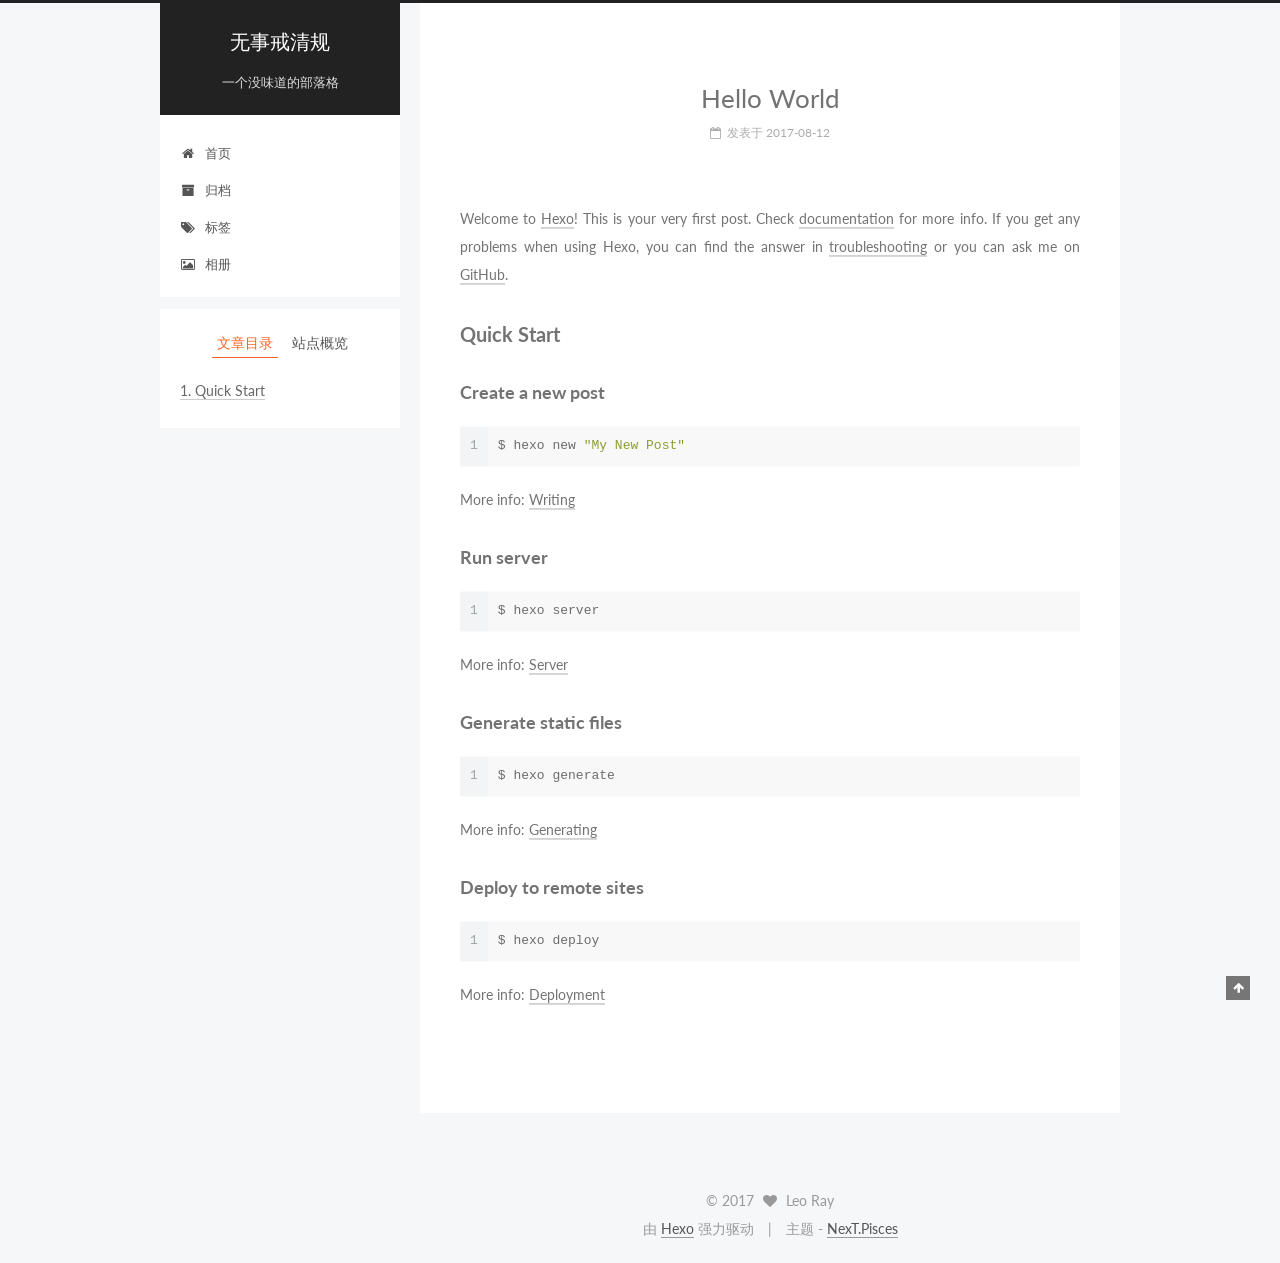
<file: 2017/08/12/hello-world/index.html>
<!DOCTYPE html>



  


<html class="theme-next pisces use-motion" lang="zh-Hans">
<head>
  <meta charset="UTF-8"/>
<meta http-equiv="X-UA-Compatible" content="IE=edge" />
<meta name="viewport" content="width=device-width, initial-scale=1, maximum-scale=1"/>
<meta name="theme-color" content="#222">









<meta http-equiv="Cache-Control" content="no-transform" />
<meta http-equiv="Cache-Control" content="no-siteapp" />















  
  
  <link href="/lib/fancybox/source/jquery.fancybox.css?v=2.1.5" rel="stylesheet" type="text/css" />




  
  
  
  

  
    
    
  

  

  

  

  

  
    
    
    <link href="//fonts.googleapis.com/css?family=Lato:300,300italic,400,400italic,700,700italic&subset=latin,latin-ext" rel="stylesheet" type="text/css">
  






<link href="/lib/font-awesome/css/font-awesome.min.css?v=4.6.2" rel="stylesheet" type="text/css" />

<link href="/css/main.css?v=5.1.2" rel="stylesheet" type="text/css" />


  <meta name="keywords" content="Hexo, NexT" />








  <link rel="shortcut icon" type="image/x-icon" href="/favicon.ico?v=5.1.2" />






<meta name="description" content="Welcome to Hexo! This is your very first post. Check documentation for more info. If you get any problems when using Hexo, you can find the answer in troubleshooting or you can ask me on GitHub. Quick">
<meta property="og:type" content="article">
<meta property="og:title" content="Hello World">
<meta property="og:url" content="http://yoursite.com/2017/08/12/hello-world/index.html">
<meta property="og:site_name" content="无事戒清规">
<meta property="og:description" content="Welcome to Hexo! This is your very first post. Check documentation for more info. If you get any problems when using Hexo, you can find the answer in troubleshooting or you can ask me on GitHub. Quick">
<meta property="og:locale" content="zh-Hans">
<meta property="og:updated_time" content="2017-08-12T12:18:23.241Z">
<meta name="twitter:card" content="summary">
<meta name="twitter:title" content="Hello World">
<meta name="twitter:description" content="Welcome to Hexo! This is your very first post. Check documentation for more info. If you get any problems when using Hexo, you can find the answer in troubleshooting or you can ask me on GitHub. Quick">



<script type="text/javascript" id="hexo.configurations">
  var NexT = window.NexT || {};
  var CONFIG = {
    root: '/',
    scheme: 'Pisces',
    sidebar: {"position":"left","display":"post","offset":12,"offset_float":12,"b2t":false,"scrollpercent":false,"onmobile":false},
    fancybox: true,
    tabs: true,
    motion: true,
    duoshuo: {
      userId: '0',
      author: '博主'
    },
    algolia: {
      applicationID: '',
      apiKey: '',
      indexName: '',
      hits: {"per_page":10},
      labels: {"input_placeholder":"Search for Posts","hits_empty":"We didn't find any results for the search: ${query}","hits_stats":"${hits} results found in ${time} ms"}
    }
  };
</script>



  <link rel="canonical" href="http://yoursite.com/2017/08/12/hello-world/"/>





  <title>Hello World | 无事戒清规</title>
  














</head>

<body itemscope itemtype="http://schema.org/WebPage" lang="zh-Hans">

  
  
    
  

  <div class="container sidebar-position-left page-post-detail ">
    <div class="headband"></div>

    <header id="header" class="header" itemscope itemtype="http://schema.org/WPHeader">
      <div class="header-inner"><div class="site-brand-wrapper">
  <div class="site-meta ">
    

    <div class="custom-logo-site-title">
      <a href="/"  class="brand" rel="start">
        <span class="logo-line-before"><i></i></span>
        <span class="site-title">无事戒清规</span>
        <span class="logo-line-after"><i></i></span>
      </a>
    </div>
      
        <p class="site-subtitle">一个没味道的部落格</p>
      
  </div>

  <div class="site-nav-toggle">
    <button>
      <span class="btn-bar"></span>
      <span class="btn-bar"></span>
      <span class="btn-bar"></span>
    </button>
  </div>
</div>

<nav class="site-nav">
  

  
    <ul id="menu" class="menu">
      
        
        <li class="menu-item menu-item-home">
          <a href="/" rel="section">
            
              <i class="menu-item-icon fa fa-fw fa-home"></i> <br />
            
            首页
          </a>
        </li>
      
        
        <li class="menu-item menu-item-archives">
          <a href="/archives/" rel="section">
            
              <i class="menu-item-icon fa fa-fw fa-archive"></i> <br />
            
            归档
          </a>
        </li>
      
        
        <li class="menu-item menu-item-tags">
          <a href="/tags/" rel="section">
            
              <i class="menu-item-icon fa fa-fw fa-tags"></i> <br />
            
            标签
          </a>
        </li>
      
        
        <li class="menu-item menu-item-photo">
          <a href="/photo/" rel="section">
            
              <i class="menu-item-icon fa fa-fw fa-photo"></i> <br />
            
            相册
          </a>
        </li>
      

      
    </ul>
  

  
</nav>



 </div>
    </header>

    <main id="main" class="main">
      <div class="main-inner">
        <div class="content-wrap">
          <div id="content" class="content">
            

  <div id="posts" class="posts-expand">
    

  

  
  
  

  <article class="post post-type-normal" itemscope itemtype="http://schema.org/Article">
  
  
  
  <div class="post-block">
    <link itemprop="mainEntityOfPage" href="http://yoursite.com/2017/08/12/hello-world/">

    <span hidden itemprop="author" itemscope itemtype="http://schema.org/Person">
      <meta itemprop="name" content="Leo Ray">
      <meta itemprop="description" content="">
      <meta itemprop="image" content="/images/jcw.jpg">
    </span>

    <span hidden itemprop="publisher" itemscope itemtype="http://schema.org/Organization">
      <meta itemprop="name" content="无事戒清规">
    </span>

    
      <header class="post-header">

        
        
          <h1 class="post-title" itemprop="name headline">Hello World</h1>
        

        <div class="post-meta">
          <span class="post-time">
            
              <span class="post-meta-item-icon">
                <i class="fa fa-calendar-o"></i>
              </span>
              
                <span class="post-meta-item-text">发表于</span>
              
              <time title="创建于" itemprop="dateCreated datePublished" datetime="2017-08-12T20:18:23+08:00">
                2017-08-12
              </time>
            

            

            
          </span>

          

          
            
          

          
          

          

          

          

        </div>
      </header>
    

    
    
    
    <div class="post-body" itemprop="articleBody">

      
      

      
        <p>Welcome to <a href="https://hexo.io/" target="_blank" rel="external">Hexo</a>! This is your very first post. Check <a href="https://hexo.io/docs/" target="_blank" rel="external">documentation</a> for more info. If you get any problems when using Hexo, you can find the answer in <a href="https://hexo.io/docs/troubleshooting.html" target="_blank" rel="external">troubleshooting</a> or you can ask me on <a href="https://github.com/hexojs/hexo/issues" target="_blank" rel="external">GitHub</a>.</p>
<h2 id="Quick-Start"><a href="#Quick-Start" class="headerlink" title="Quick Start"></a>Quick Start</h2><h3 id="Create-a-new-post"><a href="#Create-a-new-post" class="headerlink" title="Create a new post"></a>Create a new post</h3><figure class="highlight bash"><table><tr><td class="gutter"><pre><div class="line">1</div></pre></td><td class="code"><pre><div class="line">$ hexo new <span class="string">"My New Post"</span></div></pre></td></tr></table></figure>
<p>More info: <a href="https://hexo.io/docs/writing.html" target="_blank" rel="external">Writing</a></p>
<h3 id="Run-server"><a href="#Run-server" class="headerlink" title="Run server"></a>Run server</h3><figure class="highlight bash"><table><tr><td class="gutter"><pre><div class="line">1</div></pre></td><td class="code"><pre><div class="line">$ hexo server</div></pre></td></tr></table></figure>
<p>More info: <a href="https://hexo.io/docs/server.html" target="_blank" rel="external">Server</a></p>
<h3 id="Generate-static-files"><a href="#Generate-static-files" class="headerlink" title="Generate static files"></a>Generate static files</h3><figure class="highlight bash"><table><tr><td class="gutter"><pre><div class="line">1</div></pre></td><td class="code"><pre><div class="line">$ hexo generate</div></pre></td></tr></table></figure>
<p>More info: <a href="https://hexo.io/docs/generating.html" target="_blank" rel="external">Generating</a></p>
<h3 id="Deploy-to-remote-sites"><a href="#Deploy-to-remote-sites" class="headerlink" title="Deploy to remote sites"></a>Deploy to remote sites</h3><figure class="highlight bash"><table><tr><td class="gutter"><pre><div class="line">1</div></pre></td><td class="code"><pre><div class="line">$ hexo deploy</div></pre></td></tr></table></figure>
<p>More info: <a href="https://hexo.io/docs/deployment.html" target="_blank" rel="external">Deployment</a></p>

      
    </div>
    
    
    

    

    

    

    <footer class="post-footer">
      

      
      
      

      

      
      
    </footer>
  </div>
  
  
  
  </article>



    <div class="post-spread">
      
    </div>
  </div>


          </div>
          


          
  <div class="comments" id="comments">
    
  </div>


        </div>
        
          
  
  <div class="sidebar-toggle">
    <div class="sidebar-toggle-line-wrap">
      <span class="sidebar-toggle-line sidebar-toggle-line-first"></span>
      <span class="sidebar-toggle-line sidebar-toggle-line-middle"></span>
      <span class="sidebar-toggle-line sidebar-toggle-line-last"></span>
    </div>
  </div>

  <aside id="sidebar" class="sidebar">
    
    <div class="sidebar-inner">

      

      
        <ul class="sidebar-nav motion-element">
          <li class="sidebar-nav-toc sidebar-nav-active" data-target="post-toc-wrap" >
            文章目录
          </li>
          <li class="sidebar-nav-overview" data-target="site-overview">
            站点概览
          </li>
        </ul>
      

      <section class="site-overview sidebar-panel">
        <div class="site-author motion-element" itemprop="author" itemscope itemtype="http://schema.org/Person">
          <img class="site-author-image" itemprop="image"
               src="/images/jcw.jpg"
               alt="Leo Ray" />
          <p class="site-author-name" itemprop="name">Leo Ray</p>
           
              <p class="site-description motion-element" itemprop="description">别别别？那就这样吧</p>
          
        </div>
        <nav class="site-state motion-element">

          
            <div class="site-state-item site-state-posts">
              <a href="/archives/">
                <span class="site-state-item-count">1</span>
                <span class="site-state-item-name">日志</span>
              </a>
            </div>
          

          

          

        </nav>

        

        <div class="links-of-author motion-element">
          
        </div>

        
        

        
        

        


      </section>

      
      <!--noindex-->
        <section class="post-toc-wrap motion-element sidebar-panel sidebar-panel-active">
          <div class="post-toc">

            
              
            

            
              <div class="post-toc-content"><ol class="nav"><li class="nav-item nav-level-2"><a class="nav-link" href="#Quick-Start"><span class="nav-number">1.</span> <span class="nav-text">Quick Start</span></a><ol class="nav-child"><li class="nav-item nav-level-3"><a class="nav-link" href="#Create-a-new-post"><span class="nav-number">1.1.</span> <span class="nav-text">Create a new post</span></a></li><li class="nav-item nav-level-3"><a class="nav-link" href="#Run-server"><span class="nav-number">1.2.</span> <span class="nav-text">Run server</span></a></li><li class="nav-item nav-level-3"><a class="nav-link" href="#Generate-static-files"><span class="nav-number">1.3.</span> <span class="nav-text">Generate static files</span></a></li><li class="nav-item nav-level-3"><a class="nav-link" href="#Deploy-to-remote-sites"><span class="nav-number">1.4.</span> <span class="nav-text">Deploy to remote sites</span></a></li></ol></li></ol></div>
            

          </div>
        </section>
      <!--/noindex-->
      

      

    </div>
  </aside>


        
      </div>
    </main>

    <footer id="footer" class="footer">
      <div class="footer-inner">
        <div class="copyright" >
  
  &copy; 
  <span itemprop="copyrightYear">2017</span>
  <span class="with-love">
    <i class="fa fa-heart"></i>
  </span>
  <span class="author" itemprop="copyrightHolder">Leo Ray</span>
</div>


<div class="powered-by">
  由 <a class="theme-link" href="https://hexo.io">Hexo</a> 强力驱动
</div>

<div class="theme-info">
  主题 -
  <a class="theme-link" href="https://github.com/iissnan/hexo-theme-next">
    NexT.Pisces
  </a>
</div>


        

        
      </div>
    </footer>

    
      <div class="back-to-top">
        <i class="fa fa-arrow-up"></i>
        
      </div>
    

  </div>

  

<script type="text/javascript">
  if (Object.prototype.toString.call(window.Promise) !== '[object Function]') {
    window.Promise = null;
  }
</script>









  












  
  <script type="text/javascript" src="/lib/jquery/index.js?v=2.1.3"></script>

  
  <script type="text/javascript" src="/lib/fastclick/lib/fastclick.min.js?v=1.0.6"></script>

  
  <script type="text/javascript" src="/lib/jquery_lazyload/jquery.lazyload.js?v=1.9.7"></script>

  
  <script type="text/javascript" src="/lib/velocity/velocity.min.js?v=1.2.1"></script>

  
  <script type="text/javascript" src="/lib/velocity/velocity.ui.min.js?v=1.2.1"></script>

  
  <script type="text/javascript" src="/lib/fancybox/source/jquery.fancybox.pack.js?v=2.1.5"></script>


  


  <script type="text/javascript" src="/js/src/utils.js?v=5.1.2"></script>

  <script type="text/javascript" src="/js/src/motion.js?v=5.1.2"></script>



  
  


  <script type="text/javascript" src="/js/src/affix.js?v=5.1.2"></script>

  <script type="text/javascript" src="/js/src/schemes/pisces.js?v=5.1.2"></script>



  
  <script type="text/javascript" src="/js/src/scrollspy.js?v=5.1.2"></script>
<script type="text/javascript" src="/js/src/post-details.js?v=5.1.2"></script>



  


  <script type="text/javascript" src="/js/src/bootstrap.js?v=5.1.2"></script>



  


  




	





  





  






  





  

  

  

  

  

  

</body>
</html>
</file>
<file: css/main.css>
/* normalize.css v3.0.2 | MIT License | git.io/normalize */
html {
  font-family: sans-serif; /* 1 */
  -ms-text-size-adjust: 100%; /* 2 */
  -webkit-text-size-adjust: 100%; /* 2 */
}
body {
  margin: 0;
}
article,
aside,
details,
figcaption,
figure,
footer,
header,
hgroup,
main,
menu,
nav,
section,
summary {
  display: block;
}
audio,
canvas,
progress,
video {
  display: inline-block; /* 1 */
  vertical-align: baseline; /* 2 */
}
audio:not([controls]) {
  display: none;
  height: 0;
}
[hidden],
template {
  display: none;
}
a {
  background-color: transparent;
}
a:active,
a:hover {
  outline: 0;
}
abbr[title] {
  border-bottom: 1px dotted;
}
b,
strong {
  font-weight: bold;
}
dfn {
  font-style: italic;
}
h1 {
  font-size: 2em;
  margin: 0.67em 0;
}
mark {
  background: #ff0;
  color: #000;
}
small {
  font-size: 80%;
}
sub,
sup {
  font-size: 75%;
  line-height: 0;
  position: relative;
  vertical-align: baseline;
}
sup {
  top: -0.5em;
}
sub {
  bottom: -0.25em;
}
img {
  border: 0;
}
svg:not(:root) {
  overflow: hidden;
}
figure {
  margin: 1em 40px;
}
hr {
  -moz-box-sizing: content-box;
  box-sizing: content-box;
  height: 0;
}
pre {
  overflow: auto;
}
code,
kbd,
pre,
samp {
  font-family: monospace, monospace;
  font-size: 1em;
}
button,
input,
optgroup,
select,
textarea {
  color: inherit; /* 1 */
  font: inherit; /* 2 */
  margin: 0; /* 3 */
}
button {
  overflow: visible;
}
button,
select {
  text-transform: none;
}
button,
html input[type="button"],
input[type="reset"],
input[type="submit"] {
  -webkit-appearance: button; /* 2 */
  cursor: pointer; /* 3 */
}
button[disabled],
html input[disabled] {
  cursor: default;
}
button::-moz-focus-inner,
input::-moz-focus-inner {
  border: 0;
  padding: 0;
}
input {
  line-height: normal;
}
input[type="checkbox"],
input[type="radio"] {
  box-sizing: border-box; /* 1 */
  padding: 0; /* 2 */
}
input[type="number"]::-webkit-inner-spin-button,
input[type="number"]::-webkit-outer-spin-button {
  height: auto;
}
input[type="search"] {
  -webkit-appearance: textfield; /* 1 */
  -moz-box-sizing: content-box;
  -webkit-box-sizing: content-box; /* 2 */
  box-sizing: content-box;
}
input[type="search"]::-webkit-search-cancel-button,
input[type="search"]::-webkit-search-decoration {
  -webkit-appearance: none;
}
fieldset {
  border: 1px solid #c0c0c0;
  margin: 0 2px;
  padding: 0.35em 0.625em 0.75em;
}
legend {
  border: 0; /* 1 */
  padding: 0; /* 2 */
}
textarea {
  overflow: auto;
}
optgroup {
  font-weight: bold;
}
table {
  border-collapse: collapse;
  border-spacing: 0;
}
td,
th {
  padding: 0;
}
::selection {
  background: #262a30;
  color: #fff;
}
body {
  position: relative;
  font-family: 'Lato', "PingFang SC", "Microsoft YaHei", sans-serif;
  font-size: 14px;
  line-height: 2;
  color: #555;
  background: #f5f7f9;
}
@media (max-width: 767px) {
  body {
    padding-right: 0 !important;
  }
}
@media (min-width: 768px) and (max-width: 991px) {
  body {
    padding-right: 0 !important;
  }
}
@media (min-width: 1600px) {
  body {
    font-size: 16px;
  }
}
h1,
h2,
h3,
h4,
h5,
h6 {
  margin: 0;
  padding: 0;
  font-weight: bold;
  line-height: 1.5;
  font-family: 'Lato', "PingFang SC", "Microsoft YaHei", sans-serif;
}
h2,
h3,
h4,
h5,
h6 {
  margin: 20px 0 15px;
}
h1 {
  font-size: 22px;
}
@media (max-width: 767px) {
  h1 {
    font-size: 18px;
  }
}
h2 {
  font-size: 20px;
}
@media (max-width: 767px) {
  h2 {
    font-size: 16px;
  }
}
h3 {
  font-size: 18px;
}
@media (max-width: 767px) {
  h3 {
    font-size: 14px;
  }
}
h4 {
  font-size: 16px;
}
@media (max-width: 767px) {
  h4 {
    font-size: 12px;
  }
}
h5 {
  font-size: 14px;
}
@media (max-width: 767px) {
  h5 {
    font-size: 10px;
  }
}
h6 {
  font-size: 12px;
}
@media (max-width: 767px) {
  h6 {
    font-size: 8px;
  }
}
p {
  margin: 0 0 20px 0;
}
a {
  color: #555;
  text-decoration: none;
  border-bottom: 1px solid #999;
  word-wrap: break-word;
}
a:hover {
  color: #222;
  border-bottom-color: #222;
}
blockquote {
  margin: 0;
  padding: 0;
}
img {
  display: block;
  margin: auto;
  max-width: 100%;
  height: auto;
}
hr {
  margin: 40px 0;
  height: 3px;
  border: none;
  background-color: #ddd;
  background-image: repeating-linear-gradient(-45deg, #fff, #fff 4px, transparent 4px, transparent 8px);
}
blockquote {
  padding: 0 15px;
  color: #666;
  border-left: 4px solid #ddd;
}
blockquote cite::before {
  content: "-";
  padding: 0 5px;
}
dt {
  font-weight: 700;
}
dd {
  margin: 0;
  padding: 0;
}
.text-left {
  text-align: left;
}
.text-center {
  text-align: center;
}
.text-right {
  text-align: right;
}
.text-justify {
  text-align: justify;
}
.text-nowrap {
  white-space: nowrap;
}
.text-lowercase {
  text-transform: lowercase;
}
.text-uppercase {
  text-transform: uppercase;
}
.text-capitalize {
  text-transform: capitalize;
}
.center-block {
  display: block;
  margin-left: auto;
  margin-right: auto;
}
.clearfix:before,
.clearfix:after {
  content: " ";
  display: table;
}
.clearfix:after {
  clear: both;
}
.pullquote {
  width: 45%;
}
.pullquote.left {
  float: left;
  margin-left: 5px;
  margin-right: 10px;
}
.pullquote.right {
  float: right;
  margin-left: 10px;
  margin-right: 5px;
}
.affix.affix.affix {
  position: fixed;
}
.translation {
  margin-top: -20px;
  font-size: 14px;
  color: #999;
}
.scrollbar-measure {
  width: 100px;
  height: 100px;
  overflow: scroll;
  position: absolute;
  top: -9999px;
}
.use-motion .motion-element {
  opacity: 0;
}
table {
  margin: 20px 0;
  width: 100%;
  border-collapse: collapse;
  border-spacing: 0;
  border: 1px solid #ddd;
  font-size: 14px;
  table-layout: fixed;
  word-wrap: break-all;
}
table>tbody>tr:nth-of-type(odd) {
  background-color: #f9f9f9;
}
table>tbody>tr:hover {
  background-color: #f5f5f5;
}
caption,
th,
td {
  padding: 8px;
  text-align: left;
  vertical-align: middle;
  font-weight: normal;
}
th,
td {
  border-bottom: 3px solid #ddd;
  border-right: 1px solid #eee;
}
th {
  padding-bottom: 10px;
  font-weight: 700;
}
td {
  border-bottom-width: 1px;
}
html,
body {
  height: 100%;
}
.container {
  position: relative;
  min-height: 100%;
}
.header-inner {
  margin: 0 auto;
  padding: 100px 0 70px;
  width: 700px;
}
@media (min-width: 1600px) {
  .container .header-inner {
    width: 900px;
  }
}
.main {
  padding-bottom: 150px;
}
.main-inner {
  margin: 0 auto;
  width: 700px;
}
@media (min-width: 1600px) {
  .container .main-inner {
    width: 900px;
  }
}
.footer {
  position: absolute;
  left: 0;
  bottom: 0;
  width: 100%;
  min-height: 50px;
}
.footer-inner {
  box-sizing: border-box;
  margin: 20px auto;
  width: 700px;
}
@media (min-width: 1600px) {
  .container .footer-inner {
    width: 900px;
  }
}
pre,
.highlight {
  overflow: auto;
  margin: 20px 0;
  padding: 0;
  font-size: 13px;
  color: #4d4d4c;
  background: #f7f7f7;
  line-height: 1.6;
}
pre,
code {
  font-family: consolas, Menlo, "PingFang SC", "Microsoft YaHei", monospace;
}
code {
  padding: 2px 4px;
  word-wrap: break-word;
  color: #555;
  background: #eee;
  border-radius: 3px;
  font-size: 13px;
}
pre code {
  padding: 0;
  color: #4d4d4c;
  background: none;
  text-shadow: none;
}
.highlight {
  border-radius: 1px;
}
.highlight pre {
  border: none;
  margin: 0;
  padding: 10px 0;
}
.highlight table {
  margin: 0;
  width: auto;
  border: none;
}
.highlight td {
  border: none;
  padding: 0;
}
.highlight figcaption {
  font-size: 1em;
  color: #4d4d4c;
  line-height: 1em;
  margin-bottom: 1em;
}
.highlight figcaption:before,
.highlight figcaption:after {
  content: " ";
  display: table;
}
.highlight figcaption:after {
  clear: both;
}
.highlight figcaption a {
  float: right;
  color: #4d4d4c;
}
.highlight figcaption a:hover {
  border-bottom-color: #4d4d4c;
}
.highlight .gutter pre {
  padding-left: 10px;
  padding-right: 10px;
  color: #869194;
  text-align: right;
  background-color: #eff2f3;
}
.highlight .code pre {
  width: 100%;
  padding-left: 10px;
  padding-right: 10px;
  background-color: #f7f7f7;
}
.highlight .line {
  height: 20px;
}
.gutter {
  -webkit-user-select: none;
  -moz-user-select: none;
  -ms-user-select: none;
  user-select: none;
}
.gist table {
  width: auto;
}
.gist table td {
  border: none;
}
pre .deletion {
  background: #fdd;
}
pre .addition {
  background: #dfd;
}
pre .meta {
  color: #8959a8;
}
pre .comment {
  color: #8e908c;
}
pre .variable,
pre .attribute,
pre .tag,
pre .regexp,
pre .ruby .constant,
pre .xml .tag .title,
pre .xml .pi,
pre .xml .doctype,
pre .html .doctype,
pre .css .id,
pre .css .class,
pre .css .pseudo {
  color: #c82829;
}
pre .number,
pre .preprocessor,
pre .built_in,
pre .literal,
pre .params,
pre .constant,
pre .command {
  color: #f5871f;
}
pre .ruby .class .title,
pre .css .rules .attribute,
pre .string,
pre .value,
pre .inheritance,
pre .header,
pre .ruby .symbol,
pre .xml .cdata,
pre .special,
pre .number,
pre .formula {
  color: #718c00;
}
pre .title,
pre .css .hexcolor {
  color: #3e999f;
}
pre .function,
pre .python .decorator,
pre .python .title,
pre .ruby .function .title,
pre .ruby .title .keyword,
pre .perl .sub,
pre .javascript .title,
pre .coffeescript .title {
  color: #4271ae;
}
pre .keyword,
pre .javascript .function {
  color: #8959a8;
}
.full-image.full-image.full-image {
  border: none;
  max-width: 100%;
  width: auto;
  margin: 20px auto;
}
@media (min-width: 992px) {
  .full-image.full-image.full-image {
    max-width: none;
    width: 118%;
    margin: 0 -9%;
  }
}
.blockquote-center,
.page-home .post-type-quote blockquote,
.page-post-detail .post-type-quote blockquote {
  position: relative;
  margin: 40px 0;
  padding: 0;
  border-left: none;
  text-align: center;
}
.blockquote-center::before,
.page-home .post-type-quote blockquote::before,
.page-post-detail .post-type-quote blockquote::before,
.blockquote-center::after,
.page-home .post-type-quote blockquote::after,
.page-post-detail .post-type-quote blockquote::after {
  position: absolute;
  content: ' ';
  display: block;
  width: 100%;
  height: 24px;
  opacity: 0.2;
  background-repeat: no-repeat;
  background-position: 0 -6px;
  background-size: 22px 22px;
}
.blockquote-center::before,
.page-home .post-type-quote blockquote::before,
.page-post-detail .post-type-quote blockquote::before {
  top: -20px;
  background-image: url("../images/quote-l.svg");
  border-top: 1px solid #ccc;
}
.blockquote-center::after,
.page-home .post-type-quote blockquote::after,
.page-post-detail .post-type-quote blockquote::after {
  bottom: -20px;
  background-image: url("../images/quote-r.svg");
  border-bottom: 1px solid #ccc;
  background-position: 100% 8px;
}
.blockquote-center p,
.page-home .post-type-quote blockquote p,
.page-post-detail .post-type-quote blockquote p,
.blockquote-center div,
.page-home .post-type-quote blockquote div,
.page-post-detail .post-type-quote blockquote div {
  text-align: center;
}
.post .post-body .group-picture img {
  box-sizing: border-box;
  padding: 0 3px;
  border: none;
}
.post .group-picture-row {
  overflow: hidden;
  margin-top: 6px;
}
.post .group-picture-row:first-child {
  margin-top: 0;
}
.post .group-picture-column {
  float: left;
}
.page-post-detail .post-body .group-picture-column {
  float: none;
  margin-top: 10px;
  width: auto !important;
}
.page-post-detail .post-body .group-picture-column img {
  margin: 0 auto;
}
.page-archive .group-picture-container {
  overflow: hidden;
}
.page-archive .group-picture-row {
  float: left;
}
.page-archive .group-picture-row:first-child {
  margin-top: 6px;
}
.page-archive .group-picture-column {
  max-width: 150px;
  max-height: 150px;
}
.post-body .note {
  position: relative;
  padding: 15px;
  margin-bottom: 20px;
  border: 1px solid #eee;
  border-left-width: 5px;
  border-radius: 3px;
}
.post-body .note h2,
.post-body .note h3,
.post-body .note h4,
.post-body .note h5,
.post-body .note h6 {
  margin-top: 0;
  margin-bottom: 0;
  border-bottom: initial;
  padding-top: 0 !important;
}
.post-body .note p:first-child,
.post-body .note ul:first-child,
.post-body .note ol:first-child,
.post-body .note table:first-child,
.post-body .note pre:first-child,
.post-body .note blockquote:first-child {
  margin-top: 0;
}
.post-body .note p:last-child,
.post-body .note ul:last-child,
.post-body .note ol:last-child,
.post-body .note table:last-child,
.post-body .note pre:last-child,
.post-body .note blockquote:last-child {
  margin-bottom: 0;
}
.post-body .note.default {
  border-left-color: #777;
}
.post-body .note.default h2,
.post-body .note.default h3,
.post-body .note.default h4,
.post-body .note.default h5,
.post-body .note.default h6 {
  color: #777;
}
.post-body .note.primary {
  border-left-color: #6f42c1;
}
.post-body .note.primary h2,
.post-body .note.primary h3,
.post-body .note.primary h4,
.post-body .note.primary h5,
.post-body .note.primary h6 {
  color: #6f42c1;
}
.post-body .note.info {
  border-left-color: #428bca;
}
.post-body .note.info h2,
.post-body .note.info h3,
.post-body .note.info h4,
.post-body .note.info h5,
.post-body .note.info h6 {
  color: #428bca;
}
.post-body .note.success {
  border-left-color: #5cb85c;
}
.post-body .note.success h2,
.post-body .note.success h3,
.post-body .note.success h4,
.post-body .note.success h5,
.post-body .note.success h6 {
  color: #5cb85c;
}
.post-body .note.warning {
  border-left-color: #f0ad4e;
}
.post-body .note.warning h2,
.post-body .note.warning h3,
.post-body .note.warning h4,
.post-body .note.warning h5,
.post-body .note.warning h6 {
  color: #f0ad4e;
}
.post-body .note.danger {
  border-left-color: #d9534f;
}
.post-body .note.danger h2,
.post-body .note.danger h3,
.post-body .note.danger h4,
.post-body .note.danger h5,
.post-body .note.danger h6 {
  color: #d9534f;
}
.post-body .label {
  display: inline;
  padding: 0 2px;
  white-space: nowrap;
}
.post-body .label.default {
  background-color: #f0f0f0;
}
.post-body .label.primary {
  background-color: #efe6f7;
}
.post-body .label.info {
  background-color: #e5f2f8;
}
.post-body .label.success {
  background-color: #e7f4e9;
}
.post-body .label.warning {
  background-color: #fcf6e1;
}
.post-body .label.danger {
  background-color: #fae8eb;
}
.post-body .tabs {
  position: relative;
  display: block;
  margin-bottom: 20px;
  padding-top: 10px;
}
.post-body .tabs ul.nav-tabs {
  margin: 0;
  padding: 0;
  display: flex;
  margin-bottom: -1px;
}
@media (max-width: 413px) {
  .post-body .tabs ul.nav-tabs {
    display: block;
    margin-bottom: 5px;
  }
}
.post-body .tabs ul.nav-tabs li.tab {
  list-style-type: none !important;
  margin: 0 0.25em 0 0;
  border-top: 3px solid transparent;
  border-left: 1px solid transparent;
  border-right: 1px solid transparent;
}
@media (max-width: 413px) {
  .post-body .tabs ul.nav-tabs li.tab {
    margin: initial;
    border-top: 1px solid transparent;
    border-left: 3px solid transparent;
    border-right: 1px solid transparent;
    border-bottom: 1px solid transparent;
  }
}
.post-body .tabs ul.nav-tabs li.tab a {
  outline: 0;
  border-bottom: initial;
  display: block;
  line-height: 1.8em;
  padding: 0.25em 0.75em;
  transition-duration: 0.2s;
  transition-timing-function: ease-out;
  transition-delay: 0s;
}
.post-body .tabs ul.nav-tabs li.tab a i {
  width: 1.285714285714286em;
}
.post-body .tabs ul.nav-tabs li.tab.active {
  border-top: 3px solid #fc6423;
  border-left: 1px solid #ddd;
  border-right: 1px solid #ddd;
  background-color: #fff;
}
@media (max-width: 413px) {
  .post-body .tabs ul.nav-tabs li.tab.active {
    border-top: 1px solid #ddd;
    border-left: 3px solid #fc6423;
    border-right: 1px solid #ddd;
    border-bottom: 1px solid #ddd;
  }
}
.post-body .tabs ul.nav-tabs li.tab.active a {
  cursor: default;
  color: #555;
}
.post-body .tabs .tab-content {
  background-color: #fff;
}
.post-body .tabs .tab-content .tab-pane {
  border: 1px solid #ddd;
  padding: 20px 20px 0 20px;
}
.post-body .tabs .tab-content .tab-pane:not(.active) {
  display: none !important;
}
.post-body .tabs .tab-content .tab-pane.active {
  display: block !important;
}
.btn {
  display: inline-block;
  padding: 0 20px;
  font-size: 14px;
  color: #fff;
  background: #222;
  border: 2px solid #555;
  text-decoration: none;
  border-radius: 0;
  transition-property: background-color;
  transition-duration: 0.2s;
  transition-timing-function: ease-in-out;
  transition-delay: 0s;
}
.btn:hover,
.post-button .btn:hover {
  border-color: #222;
  color: #fff;
  background: #222;
}
.btn-bar {
  display: block;
  width: 22px;
  height: 2px;
  background: #555;
  border-radius: 1px;
}
.btn-bar+.btn-bar {
  margin-top: 4px;
}
.pagination {
  margin: 120px 0 40px;
  text-align: center;
  border-top: 1px solid #eee;
}
.page-number-basic,
.pagination .prev,
.pagination .next,
.pagination .page-number,
.pagination .space {
  display: inline-block;
  position: relative;
  top: -1px;
  margin: 0 10px;
  padding: 0 10px;
  line-height: 30px;
}
@media (max-width: 767px) {
  .page-number-basic,
  .pagination .prev,
  .pagination .next,
  .pagination .page-number,
  .pagination .space {
    margin: 0 5px;
  }
}
.pagination .prev,
.pagination .next,
.pagination .page-number {
  border-bottom: 0;
  border-top: 1px solid #eee;
  transition-property: border-color;
  transition-duration: 0.2s;
  transition-timing-function: ease-in-out;
  transition-delay: 0s;
}
.pagination .prev:hover,
.pagination .next:hover,
.pagination .page-number:hover {
  border-top-color: #222;
}
.pagination .space {
  padding: 0;
  margin: 0;
}
.pagination .prev {
  margin-left: 0;
}
.pagination .next {
  margin-right: 0;
}
.pagination .page-number.current {
  color: #fff;
  background: #ccc;
  border-top-color: #ccc;
}
@media (max-width: 767px) {
  .pagination {
    border-top: none;
  }
  .pagination .prev,
  .pagination .next,
  .pagination .page-number {
    margin-bottom: 10px;
    border-top: 0;
    border-bottom: 1px solid #eee;
  }
  .pagination .prev:hover,
  .pagination .next:hover,
  .pagination .page-number:hover {
    border-bottom-color: #222;
  }
}
.comments {
  margin: 60px 20px 0;
}
.tag-cloud {
  text-align: center;
}
.tag-cloud a {
  display: inline-block;
  margin: 10px;
}
.back-to-top {
  box-sizing: border-box;
  position: fixed;
  bottom: -100px;
  right: 30px;
  z-index: 1050;
  padding: 0 6px;
  width: 24px;
  background: #222;
  font-size: 12px;
  opacity: 0.6;
  color: #fff;
  cursor: pointer;
  text-align: center;
  -webkit-transform: translateZ(0);
  transition-property: bottom;
  transition-duration: 0.2s;
  transition-timing-function: ease-in-out;
  transition-delay: 0s;
}
@media (min-width: 768px) and (max-width: 991px) {
  .back-to-top {
    display: none !important;
  }
}
@media (max-width: 767px) {
  .back-to-top {
    display: none !important;
  }
}
.back-to-top.back-to-top-on {
  bottom: 30px;
}
.header {
  background: transparent;
}
.header-inner {
  position: relative;
}
.headband {
  height: 3px;
  background: #222;
}
.site-meta {
  margin: 0;
  text-align: center;
}
@media (max-width: 767px) {
  .site-meta {
    text-align: center;
  }
}
.brand {
  position: relative;
  display: inline-block;
  padding: 0 40px;
  color: #fff;
  background: #222;
  border-bottom: none;
}
.brand:hover {
  color: #fff;
}
.logo {
  display: inline-block;
  margin-right: 5px;
  line-height: 36px;
  vertical-align: top;
}
.site-title {
  display: inline-block;
  vertical-align: top;
  line-height: 36px;
  font-size: 20px;
  font-weight: normal;
  font-family: 'Lato', "PingFang SC", "Microsoft YaHei", sans-serif;
}
.site-subtitle {
  margin-top: 10px;
  font-size: 13px;
  color: #ddd;
}
.use-motion .brand {
  opacity: 0;
}
.use-motion .logo,
.use-motion .site-title,
.use-motion .site-subtitle {
  opacity: 0;
  position: relative;
  top: -10px;
}
.site-nav-toggle {
  display: none;
  position: absolute;
  top: 10px;
  left: 10px;
}
@media (max-width: 767px) {
  .site-nav-toggle {
    display: block;
  }
}
.site-nav-toggle button {
  margin-top: 2px;
  padding: 9px 10px;
  background: transparent;
  border: none;
}
@media (max-width: 767px) {
  .site-nav {
    display: none;
    margin: 0 -10px;
    padding: 0 10px;
    clear: both;
    border-top: 1px solid #ddd;
  }
}
@media (min-width: 768px) and (max-width: 991px) {
  .site-nav {
    display: block !important;
  }
}
@media (min-width: 992px) {
  .site-nav {
    display: block !important;
  }
}
.menu {
  margin-top: 20px;
  padding-left: 0;
  text-align: center;
}
.menu .menu-item {
  display: inline-block;
  margin: 0 10px;
  list-style: none;
}
@media screen and (max-width: 767px) {
  .menu .menu-item {
    margin-top: 10px;
  }
}
.menu .menu-item a {
  display: block;
  font-size: 13px;
  line-height: inherit;
  border-bottom: 1px solid transparent;
  transition-property: border-color;
  transition-duration: 0.2s;
  transition-timing-function: ease-in-out;
  transition-delay: 0s;
}
.menu .menu-item a:hover,
.menu-item-active a {
  border-bottom-color: #222;
}
.menu .menu-item .fa {
  margin-right: 5px;
}
.use-motion .menu-item {
  opacity: 0;
}
.post-body {
  font-family: 'Lato', "PingFang SC", "Microsoft YaHei", sans-serif;
}
@media (max-width: 767px) {
  .post-body {
    word-break: break-word;
  }
}
.post-body .fancybox img {
  display: block !important;
  margin: 0 auto;
  cursor: pointer;
  cursor: zoom-in;
  cursor: -webkit-zoom-in;
}
.post-body .image-caption,
.post-body .figure .caption {
  margin: 10px auto 15px;
  text-align: center;
  font-size: 14px;
  color: #999;
  font-weight: bold;
  line-height: 1;
}
.post-sticky-flag {
  display: inline-block;
  font-size: 16px;
  -ms-transform: rotate(30deg);
  -webkit-transform: rotate(30deg);
  -moz-transform: rotate(30deg);
  -ms-transform: rotate(30deg);
  -o-transform: rotate(30deg);
  transform: rotate(30deg);
}
.posts-expand {
  padding-top: 40px;
}
@media (max-width: 767px) {
  .posts-expand {
    margin: 0 20px;
  }
  .post-body pre {
    padding: 10px;
  }
  .post-body pre .gutter pre {
    padding-right: 10px;
  }
  .post-body .highlight {
    margin-left: 0px;
    margin-right: 0px;
    padding: 0;
  }
  .post-body .highlight .gutter pre {
    padding-right: 10px;
  }
}
@media (min-width: 992px) {
  .posts-expand .post-body {
    text-align: justify;
  }
}
.posts-expand .post-body h2,
.posts-expand .post-body h3,
.posts-expand .post-body h4,
.posts-expand .post-body h5,
.posts-expand .post-body h6 {
  padding-top: 10px;
}
.posts-expand .post-body h2 .header-anchor,
.posts-expand .post-body h3 .header-anchor,
.posts-expand .post-body h4 .header-anchor,
.posts-expand .post-body h5 .header-anchor,
.posts-expand .post-body h6 .header-anchor {
  float: right;
  margin-left: 10px;
  color: #ccc;
  border-bottom-style: none;
  visibility: hidden;
}
.posts-expand .post-body h2 .header-anchor:hover,
.posts-expand .post-body h3 .header-anchor:hover,
.posts-expand .post-body h4 .header-anchor:hover,
.posts-expand .post-body h5 .header-anchor:hover,
.posts-expand .post-body h6 .header-anchor:hover {
  color: inherit;
}
.posts-expand .post-body h2:hover .header-anchor,
.posts-expand .post-body h3:hover .header-anchor,
.posts-expand .post-body h4:hover .header-anchor,
.posts-expand .post-body h5:hover .header-anchor,
.posts-expand .post-body h6:hover .header-anchor {
  visibility: visible;
}
.posts-expand .post-body ul li {
  list-style: circle;
}
.posts-expand .post-body img {
  box-sizing: border-box;
  margin: auto;
  padding: 3px;
  border: 1px solid #ddd;
}
.posts-expand .fancybox img {
  margin: 0 auto;
}
@media (max-width: 767px) {
  .posts-collapse {
    margin: 0 20px;
  }
  .posts-collapse .post-title,
  .posts-collapse .post-meta {
    display: block;
    width: auto;
    text-align: left;
  }
}
.posts-collapse {
  position: relative;
  z-index: 1010;
  margin-left: 55px;
}
.posts-collapse::after {
  content: " ";
  position: absolute;
  top: 20px;
  left: 0;
  margin-left: -2px;
  width: 4px;
  height: 100%;
  background: #f5f5f5;
  z-index: -1;
}
@media (max-width: 767px) {
  .posts-collapse {
    margin: 0 20px;
  }
}
.posts-collapse .collection-title {
  position: relative;
  margin: 60px 0;
}
.posts-collapse .collection-title h1,
.posts-collapse .collection-title h2 {
  margin-left: 20px;
}
.posts-collapse .collection-title small {
  color: #bbb;
  margin-left: 5px;
}
.posts-collapse .collection-title::before {
  content: " ";
  position: absolute;
  left: 0;
  top: 50%;
  margin-left: -4px;
  margin-top: -4px;
  width: 8px;
  height: 8px;
  background: #bbb;
  border-radius: 50%;
}
.posts-collapse .post {
  margin: 30px 0;
}
.posts-collapse .post-header {
  position: relative;
  transition-duration: 0.2s;
  transition-timing-function: ease-in-out;
  transition-delay: 0s;
  transition-property: border;
  border-bottom: 1px dashed #ccc;
}
.posts-collapse .post-header::before {
  content: " ";
  position: absolute;
  left: 0;
  top: 12px;
  width: 6px;
  height: 6px;
  margin-left: -4px;
  background: #bbb;
  border-radius: 50%;
  border: 1px solid #fff;
  transition-duration: 0.2s;
  transition-timing-function: ease-in-out;
  transition-delay: 0s;
  transition-property: background;
}
.posts-collapse .post-header:hover {
  border-bottom-color: #666;
}
.posts-collapse .post-header:hover::before {
  background: #222;
}
.posts-collapse .post-meta {
  position: absolute;
  font-size: 12px;
  left: 20px;
  top: 5px;
}
.posts-collapse .post-comments-count {
  display: none;
}
.posts-collapse .post-title {
  margin-left: 60px;
  font-size: 16px;
  font-weight: normal;
  line-height: inherit;
}
.posts-collapse .post-title::after {
  margin-left: 3px;
  opacity: 0.6;
}
.posts-collapse .post-title a {
  color: #666;
  border-bottom: none;
}
.page-home .post-type-quote .post-header,
.page-post-detail .post-type-quote .post-header,
.page-home .post-type-quote .post-tags,
.page-post-detail .post-type-quote .post-tags {
  display: none;
}
.posts-expand .post-title {
  font-size: 26px;
  text-align: center;
  word-break: break-word;
  font-weight: 400;
}
@media (max-width: 767px) {
  .posts-expand .post-title {
    font-size: 22px;
  }
}
.posts-expand .post-title-link {
  display: inline-block;
  position: relative;
  color: #555;
  border-bottom: none;
  line-height: 1.2;
  vertical-align: top;
}
.posts-expand .post-title-link::before {
  content: "";
  position: absolute;
  width: 100%;
  height: 2px;
  bottom: 0;
  left: 0;
  background-color: #000;
  visibility: hidden;
  -webkit-transform: scaleX(0);
  -moz-transform: scaleX(0);
  -ms-transform: scaleX(0);
  -o-transform: scaleX(0);
  transform: scaleX(0);
  transition-duration: 0.2s;
  transition-timing-function: ease-in-out;
  transition-delay: 0s;
}
.posts-expand .post-title-link:hover::before {
  visibility: visible;
  -webkit-transform: scaleX(1);
  -moz-transform: scaleX(1);
  -ms-transform: scaleX(1);
  -o-transform: scaleX(1);
  transform: scaleX(1);
}
.posts-expand .post-title-link .fa {
  font-size: 16px;
}
.posts-expand .post-meta {
  margin: 3px 0 60px 0;
  color: #999;
  font-family: 'Lato', "PingFang SC", "Microsoft YaHei", sans-serif;
  font-size: 12px;
  text-align: center;
}
.posts-expand .post-meta .post-category-list {
  display: inline-block;
  margin: 0;
  padding: 3px;
}
.posts-expand .post-meta .post-category-list-link {
  color: #999;
}
.posts-expand .post-meta .post-description {
  font-size: 14px;
  margin-top: 2px;
}
.post-wordcount {
  display: inline-block;
}
.post-meta-divider {
  margin: 0 0.5em;
}
.post-meta-item-icon {
  margin-right: 3px;
}
@media (min-width: 768px) and (max-width: 991px) {
  .post-meta-item-icon {
    display: inline-block;
  }
}
@media (max-width: 767px) {
  .post-meta-item-icon {
    display: inline-block;
  }
}
@media (min-width: 768px) and (max-width: 991px) {
  .post-meta-item-text {
    display: none;
  }
}
@media (max-width: 767px) {
  .post-meta-item-text {
    display: none;
  }
}
@media (max-width: 767px) {
  .posts-expand .post-comments-count {
    display: none;
  }
}
.post-button {
  margin-top: 50px;
}
.post-button .btn {
  color: #555;
  font-size: 14px;
  background: #fff;
  border-radius: 2px;
  line-height: 2;
  margin: 0 4px 8px 4px;
}
.post-button .fa-fw {
  width: 1.285714285714286em;
  text-align: left;
}
.posts-expand .post-tags {
  margin-top: 40px;
  text-align: center;
}
.posts-expand .post-tags a {
  display: inline-block;
  margin-right: 10px;
  font-size: 13px;
}
.post-nav {
  display: table;
  margin-top: 15px;
  width: 100%;
  border-top: 1px solid #eee;
}
.post-nav-divider {
  display: table-cell;
  width: 10%;
}
.post-nav-item {
  display: table-cell;
  padding: 10px 0 0 0;
  width: 45%;
  vertical-align: top;
}
.post-nav-item a {
  position: relative;
  display: block;
  line-height: 25px;
  font-size: 14px;
  color: #555;
  border-bottom: none;
}
.post-nav-item a:hover {
  color: #222;
  border-bottom: none;
}
.post-nav-item a:active {
  top: 2px;
}
.post-nav-item .fa {
  position: absolute;
  top: 8px;
  left: 0;
  font-size: 12px;
}
.post-nav-next a {
  padding-left: 15px;
}
.post-nav-prev {
  text-align: right;
}
.post-nav-prev a {
  padding-right: 15px;
}
.post-nav-prev .fa {
  right: 0;
  left: auto;
}
.posts-expand .post-eof {
  display: block;
  margin: 80px auto 60px;
  width: 8%;
  height: 1px;
  background: #ccc;
  text-align: center;
}
.post:last-child .post-eof.post-eof.post-eof {
  display: none;
}
.post-gallery {
  display: table;
  table-layout: fixed;
  width: 100%;
  border-collapse: separate;
}
.post-gallery-row {
  display: table-row;
}
.post-gallery .post-gallery-img {
  display: table-cell;
  text-align: center;
  vertical-align: middle;
  border: none;
}
.post-gallery .post-gallery-img img {
  max-width: 100%;
  max-height: 100%;
  border: none;
}
.fancybox-close,
.fancybox-close:hover {
  border: none;
}
.rtl.post-body p,
.rtl.post-body a,
.rtl.post-body h1,
.rtl.post-body h2,
.rtl.post-body h3,
.rtl.post-body h4,
.rtl.post-body h5,
.rtl.post-body h6,
.rtl.post-body li,
.rtl.post-body ul,
.rtl.post-body ol {
  direction: rtl;
  font-family: UKIJ Ekran;
}
.rtl.post-title {
  font-family: UKIJ Ekran;
}
.sidebar {
  position: fixed;
  right: 0;
  top: 0;
  bottom: 0;
  width: 0;
  z-index: 1040;
  box-shadow: inset 0 2px 6px #000;
  background: #222;
  -webkit-transform: translateZ(0);
}
.sidebar a {
  color: #999;
  border-bottom-color: #555;
}
.sidebar a:hover {
  color: #eee;
}
@media (min-width: 768px) and (max-width: 991px) {
  .sidebar {
    display: none !important;
  }
}
@media (max-width: 767px) {
  .sidebar {
    display: none !important;
  }
}
.sidebar-inner {
  position: relative;
  padding: 20px 10px;
  color: #999;
  text-align: center;
}
.sidebar-toggle {
  position: fixed;
  right: 30px;
  bottom: 45px;
  width: 14px;
  height: 14px;
  padding: 5px;
  background: #222;
  line-height: 0;
  z-index: 1050;
  cursor: pointer;
  -webkit-transform: translateZ(0);
}
@media (min-width: 768px) and (max-width: 991px) {
  .sidebar-toggle {
    display: none !important;
  }
}
@media (max-width: 767px) {
  .sidebar-toggle {
    display: none !important;
  }
}
.sidebar-toggle-line {
  position: relative;
  display: inline-block;
  vertical-align: top;
  height: 2px;
  width: 100%;
  background: #fff;
  margin-top: 3px;
}
.sidebar-toggle-line:first-child {
  margin-top: 0;
}
.site-author-image {
  display: block;
  margin: 0 auto;
  padding: 2px;
  max-width: 120px;
  height: auto;
  border: 1px solid #eee;
}
.site-author-name {
  margin: 0;
  text-align: center;
  color: #222;
  font-weight: 600;
}
.site-description {
  margin-top: 0;
  text-align: center;
  font-size: 13px;
  color: #999;
}
.site-state {
  overflow: hidden;
  line-height: 1.4;
  white-space: nowrap;
  text-align: center;
}
.site-state-item {
  display: inline-block;
  padding: 0 15px;
  border-left: 1px solid #eee;
}
.site-state-item:first-child {
  border-left: none;
}
.site-state-item a {
  border-bottom: none;
}
.site-state-item-count {
  display: block;
  text-align: center;
  color: inherit;
  font-weight: 600;
  font-size: 16px;
}
.site-state-item-name {
  font-size: 13px;
  color: #999;
}
.feed-link {
  margin-top: 20px;
}
.feed-link a {
  display: inline-block;
  padding: 0 15px;
  color: #fc6423;
  border: 1px solid #fc6423;
  border-radius: 4px;
}
.feed-link a i {
  color: #fc6423;
  font-size: 14px;
}
.feed-link a:hover {
  color: #fff;
  background: #fc6423;
}
.feed-link a:hover i {
  color: #fff;
}
.links-of-author {
  margin-top: 20px;
  display: flex;
  flex-wrap: wrap;
  justify-content: center;
}
.links-of-author a {
  display: inline-block;
  vertical-align: middle;
  margin-right: 10px;
  margin-bottom: 10px;
  border-bottom-color: #555;
  font-size: 13px;
}
.links-of-author a:before {
  display: inline-block;
  vertical-align: middle;
  margin-right: 3px;
  content: " ";
  width: 4px;
  height: 4px;
  border-radius: 50%;
  background: #b17105;
}
.links-of-blogroll {
  font-size: 13px;
}
.links-of-blogroll-title {
  margin-top: 20px;
  font-size: 14px;
  font-weight: 600;
}
.links-of-blogroll-list {
  margin: 0;
  padding: 0;
  list-style: none;
}
.links-of-blogroll-item {
  padding: 2px 10px;
}
.sidebar-nav {
  margin: 0 0 20px;
  padding-left: 0;
}
.sidebar-nav li {
  display: inline-block;
  cursor: pointer;
  border-bottom: 1px solid transparent;
  font-size: 14px;
  color: #555;
}
.sidebar-nav li:hover {
  color: #fc6423;
}
.page-post-detail .sidebar-nav-toc {
  padding: 0 5px;
}
.page-post-detail .sidebar-nav-overview {
  margin-left: 10px;
}
.sidebar-nav .sidebar-nav-active {
  color: #fc6423;
  border-bottom-color: #fc6423;
}
.sidebar-nav .sidebar-nav-active:hover {
  color: #fc6423;
}
.sidebar-panel {
  display: none;
}
.sidebar-panel-active {
  display: block;
}
.post-toc-empty {
  font-size: 14px;
  color: #666;
}
.post-toc-wrap {
  overflow: hidden;
}
.post-toc {
  overflow: auto;
}
.post-toc ol {
  margin: 0;
  padding: 0 2px 5px 10px;
  text-align: left;
  list-style: none;
  font-size: 14px;
}
.post-toc ol > ol {
  padding-left: 0;
}
.post-toc ol a {
  transition-duration: 0.2s;
  transition-timing-function: ease-in-out;
  transition-delay: 0s;
  transition-property: all;
  color: #666;
  border-bottom-color: #ccc;
}
.post-toc ol a:hover {
  color: #000;
  border-bottom-color: #000;
}
.post-toc .nav-item {
  overflow: hidden;
  text-overflow: ellipsis;
  white-space: nowrap;
  line-height: 1.8;
}
.post-toc .nav .nav-child {
  display: none;
}
.post-toc .nav .active > .nav-child {
  display: block;
}
.post-toc .nav .active-current > .nav-child {
  display: block;
}
.post-toc .nav .active-current > .nav-child > .nav-item {
  display: block;
}
.post-toc .nav .active > a {
  color: #fc6423;
  border-bottom-color: #fc6423;
}
.post-toc .nav .active-current > a {
  color: #fc6423;
}
.post-toc .nav .active-current > a:hover {
  color: #fc6423;
}
.footer {
  font-size: 14px;
  color: #999;
}
.footer img {
  border: none;
}
.footer-inner {
  text-align: center;
}
.with-love {
  display: inline-block;
  margin: 0 5px;
}
.powered-by,
.theme-info {
  display: inline-block;
}
.powered-by {
  margin-right: 10px;
}
.powered-by::after {
  content: "|";
  padding-left: 10px;
}
.cc-license {
  margin-top: 10px;
  text-align: center;
}
.cc-license .cc-opacity {
  opacity: 0.7;
  border-bottom: none;
}
.cc-license .cc-opacity:hover {
  opacity: 0.9;
}
.cc-license img {
  display: inline-block;
}
.theme-next #ds-thread #ds-reset {
  color: #555;
}
.theme-next #ds-thread #ds-reset .ds-replybox {
  margin-bottom: 30px;
}
.theme-next #ds-thread #ds-reset .ds-replybox .ds-avatar,
.theme-next #ds-reset .ds-avatar img {
  box-shadow: none;
}
.theme-next #ds-thread #ds-reset .ds-textarea-wrapper {
  border-color: #c7d4e1;
  background: none;
  border-top-right-radius: 3px;
  border-top-left-radius: 3px;
}
.theme-next #ds-thread #ds-reset .ds-textarea-wrapper textarea {
  height: 60px;
}
.theme-next #ds-reset .ds-rounded-top {
  border-radius: 0;
}
.theme-next #ds-thread #ds-reset .ds-post-toolbar {
  box-sizing: border-box;
  border: 1px solid #c7d4e1;
  background: #f6f8fa;
}
.theme-next #ds-thread #ds-reset .ds-post-options {
  height: 40px;
  border: none;
  background: none;
}
.theme-next #ds-thread #ds-reset .ds-toolbar-buttons {
  top: 11px;
}
.theme-next #ds-thread #ds-reset .ds-sync {
  top: 5px;
}
.theme-next #ds-thread #ds-reset .ds-post-button {
  top: 4px;
  right: 5px;
  width: 90px;
  height: 30px;
  border: 1px solid #c5ced7;
  border-radius: 3px;
  background-image: linear-gradient(#fbfbfc, #f5f7f9);
  color: #60676d;
}
.theme-next #ds-thread #ds-reset .ds-post-button:hover {
  background-position: 0 -30px;
  color: #60676d;
}
.theme-next #ds-thread #ds-reset .ds-comments-info {
  padding: 10px 0;
}
.theme-next #ds-thread #ds-reset .ds-sort {
  display: none;
}
.theme-next #ds-thread #ds-reset li.ds-tab a.ds-current {
  border: none;
  background: #f6f8fa;
  color: #60676d;
}
.theme-next #ds-thread #ds-reset li.ds-tab a.ds-current:hover {
  background-color: #e9f0f7;
  color: #60676d;
}
.theme-next #ds-thread #ds-reset li.ds-tab a {
  border-radius: 2px;
  padding: 5px;
}
.theme-next #ds-thread #ds-reset .ds-login-buttons p {
  color: #999;
  line-height: 36px;
}
.theme-next #ds-thread #ds-reset .ds-login-buttons .ds-service-list li {
  height: 28px;
}
.theme-next #ds-thread #ds-reset .ds-service-list a {
  background: none;
  padding: 5px;
  border: 1px solid;
  border-radius: 3px;
  text-align: center;
}
.theme-next #ds-thread #ds-reset .ds-service-list a:hover {
  color: #fff;
  background: #666;
}
.theme-next #ds-thread #ds-reset .ds-service-list .ds-weibo {
  color: #fc9b00;
  border-color: #fc9b00;
}
.theme-next #ds-thread #ds-reset .ds-service-list .ds-weibo:hover {
  background: #fc9b00;
}
.theme-next #ds-thread #ds-reset .ds-service-list .ds-qq {
  color: #60a3ec;
  border-color: #60a3ec;
}
.theme-next #ds-thread #ds-reset .ds-service-list .ds-qq:hover {
  background: #60a3ec;
}
.theme-next #ds-thread #ds-reset .ds-service-list .ds-renren {
  color: #2e7ac4;
  border-color: #2e7ac4;
}
.theme-next #ds-thread #ds-reset .ds-service-list .ds-renren:hover {
  background: #2e7ac4;
}
.theme-next #ds-thread #ds-reset .ds-service-list .ds-douban {
  color: #37994c;
  border-color: #37994c;
}
.theme-next #ds-thread #ds-reset .ds-service-list .ds-douban:hover {
  background: #37994c;
}
.theme-next #ds-thread #ds-reset .ds-service-list .ds-kaixin {
  color: #fef20d;
  border-color: #fef20d;
}
.theme-next #ds-thread #ds-reset .ds-service-list .ds-kaixin:hover {
  background: #fef20d;
}
.theme-next #ds-thread #ds-reset .ds-service-list .ds-netease {
  color: #f00;
  border-color: #f00;
}
.theme-next #ds-thread #ds-reset .ds-service-list .ds-netease:hover {
  background: #f00;
}
.theme-next #ds-thread #ds-reset .ds-service-list .ds-sohu {
  color: #ffcb05;
  border-color: #ffcb05;
}
.theme-next #ds-thread #ds-reset .ds-service-list .ds-sohu:hover {
  background: #ffcb05;
}
.theme-next #ds-thread #ds-reset .ds-service-list .ds-baidu {
  color: #2831e0;
  border-color: #2831e0;
}
.theme-next #ds-thread #ds-reset .ds-service-list .ds-baidu:hover {
  background: #2831e0;
}
.theme-next #ds-thread #ds-reset .ds-service-list .ds-google {
  color: #166bec;
  border-color: #166bec;
}
.theme-next #ds-thread #ds-reset .ds-service-list .ds-google:hover {
  background: #166bec;
}
.theme-next #ds-thread #ds-reset .ds-service-list .ds-weixin {
  color: #00ce0d;
  border-color: #00ce0d;
}
.theme-next #ds-thread #ds-reset .ds-service-list .ds-weixin:hover {
  background: #00ce0d;
}
.theme-next #ds-thread #ds-reset .ds-service-list .ds-more-services {
  border: none;
}
.theme-next #ds-thread #ds-reset .ds-service-list .ds-more-services:hover {
  background: none;
}
.theme-next #ds-reset .duoshuo-ua-admin {
  display: inline-block;
  color: #f00;
}
.theme-next #ds-reset .duoshuo-ua-platform,
.theme-next #ds-reset .duoshuo-ua-browser {
  color: #ccc;
}
.theme-next #ds-reset .duoshuo-ua-platform .fa,
.theme-next #ds-reset .duoshuo-ua-browser .fa {
  display: inline-block;
  margin-right: 3px;
}
.theme-next #ds-reset .duoshuo-ua-separator {
  display: inline-block;
  margin-left: 5px;
}
.theme-next .this_ua {
  background-color: #ccc !important;
  border-radius: 4px;
  padding: 0 5px !important;
  margin: 1px 1px !important;
  border: 1px solid #bbb !important;
  color: #fff;
  display: inline-block !important;
}
.theme-next .this_ua.admin {
  background-color: #d9534f !important;
  border-color: #d9534f !important;
}
.theme-next .this_ua.platform.iOS,
.theme-next .this_ua.platform.Mac,
.theme-next .this_ua.platform.Windows {
  background-color: #39b3d7 !important;
  border-color: #46b8da !important;
}
.theme-next .this_ua.platform.Linux {
  background-color: #3a3a3a !important;
  border-color: #1f1f1f !important;
}
.theme-next .this_ua.platform.Android {
  background-color: #00c47d !important;
  border-color: #01b171 !important;
}
.theme-next .this_ua.browser.Mobile,
.theme-next .this_ua.browser.Chrome {
  background-color: #5cb85c !important;
  border-color: #4cae4c !important;
}
.theme-next .this_ua.browser.Firefox {
  background-color: #f0ad4e !important;
  border-color: #eea236 !important;
}
.theme-next .this_ua.browser.Maxthon,
.theme-next .this_ua.browser.IE {
  background-color: #428bca !important;
  border-color: #357ebd !important;
}
.theme-next .this_ua.browser.baidu,
.theme-next .this_ua.browser.UCBrowser,
.theme-next .this_ua.browser.Opera {
  background-color: #d9534f !important;
  border-color: #d43f3a !important;
}
.theme-next .this_ua.browser.Android,
.theme-next .this_ua.browser.QQBrowser {
  background-color: #78ace9 !important;
  border-color: #4cae4c !important;
}
.post-spread {
  margin-top: 20px;
  text-align: center;
}
.jiathis_style {
  display: inline-block;
}
.jiathis_style a {
  border: none;
}
.fa {
  font-family: FontAwesome !important;
}
.post-spread {
  margin-top: 20px;
  text-align: center;
}
.bdshare-slide-button-box a {
  border: none;
}
.bdsharebuttonbox {
  display: inline-block;
}
.bdsharebuttonbox a {
  border: none;
}
.local-search-pop-overlay {
  position: fixed;
  width: 100%;
  height: 100%;
  top: 0;
  left: 0;
  z-index: 2080;
  background-color: rgba(0,0,0,0.3);
}
.local-search-popup {
  display: none;
  position: fixed;
  top: 10%;
  left: 50%;
  margin-left: -350px;
  width: 700px;
  height: 80%;
  padding: 0;
  background: #fff;
  color: #333;
  z-index: 9999;
  border-radius: 5px;
}
@media (max-width: 767px) {
  .local-search-popup {
    padding: 0;
    top: 0;
    left: 0;
    margin: 0;
    width: 100%;
    height: 100%;
    border-radius: 0;
  }
}
.local-search-popup ul.search-result-list {
  padding: 0;
  margin: 0 5px;
}
.local-search-popup p.search-result {
  border-bottom: 1px dashed #ccc;
  padding: 5px 0;
}
.local-search-popup a.search-result-title {
  font-weight: bold;
  font-size: 16px;
}
.local-search-popup .search-keyword {
  border-bottom: 1px dashed #f00;
  font-weight: bold;
  color: #f00;
}
.local-search-popup .local-search-header {
  padding: 5px;
  height: 36px;
  background: #f5f5f5;
  border-top-left-radius: 5px;
  border-top-right-radius: 5px;
}
.local-search-popup #local-search-result {
  overflow: auto;
  position: relative;
  padding: 5px 25px;
  height: calc(100% - 55px);
}
.local-search-popup .local-search-input-wrapper {
  display: inline-block;
  width: calc(100% - 90px);
  height: 36px;
  line-height: 36px;
  padding: 0 5px;
}
.local-search-popup .local-search-input-wrapper input {
  padding: 8px 0;
  height: 20px;
  display: block;
  width: 100%;
  outline: none;
  border: none;
  background: transparent;
  vertical-align: middle;
}
.local-search-popup .search-icon,
.local-search-popup .popup-btn-close {
  display: inline-block;
  font-size: 18px;
  color: #999;
  height: 36px;
  width: 18px;
  padding-left: 10px;
  padding-right: 10px;
}
.local-search-popup .search-icon {
  float: left;
}
.local-search-popup .popup-btn-close {
  border-left: 1px solid #eee;
  float: right;
  cursor: pointer;
}
.local-search-popup #no-result {
  position: absolute;
  left: 50%;
  top: 50%;
  -webkit-transform: translate(-50%, -50%);
  -webkit-transform: translate(-50%, -50%);
  -moz-transform: translate(-50%, -50%);
  -ms-transform: translate(-50%, -50%);
  -o-transform: translate(-50%, -50%);
  transform: translate(-50%, -50%);
  color: #ccc;
}
@media (min-width: 768px) and (max-width: 991px) {
  .busuanzi-count {
    width: auto;
  }
}
@media (max-width: 767px) {
  .busuanzi-count {
    width: auto;
  }
}
.site-uv,
.site-pv,
.page-pv {
  display: inline-block;
}
.site-uv .busuanzi-value,
.site-pv .busuanzi-value,
.page-pv .busuanzi-value {
  margin: 0 5px;
}
.site-uv {
  margin-right: 10px;
}
.site-uv::after {
  content: "|";
  padding-left: 10px;
}
.use-motion .post {
  opacity: 0;
}
.page-archive .archive-page-counter {
  position: relative;
  top: 3px;
  left: 20px;
}
@media (max-width: 767px) {
  .page-archive .archive-page-counter {
    top: 5px;
  }
}
.page-archive .posts-collapse .archive-move-on {
  position: absolute;
  top: 11px;
  left: 0;
  margin-left: -6px;
  width: 10px;
  height: 10px;
  opacity: 0.5;
  background: #555;
  border: 1px solid #fff;
  border-radius: 50%;
}
.category-all-page .category-all-title {
  text-align: center;
}
.category-all-page .category-all {
  margin-top: 20px;
}
.category-all-page .category-list {
  margin: 0;
  padding: 0;
  list-style: none;
}
.category-all-page .category-list-item {
  margin: 5px 10px;
}
.category-all-page .category-list-count {
  color: #bbb;
}
.category-all-page .category-list-count:before {
  display: inline;
  content: " (";
}
.category-all-page .category-list-count:after {
  display: inline;
  content: ") ";
}
.category-all-page .category-list-child {
  padding-left: 10px;
}
#schedule ul#event-list {
  padding-left: 30px;
}
#schedule ul#event-list hr {
  margin: 20px 0 45px 0 !important;
  background: #222;
}
#schedule ul#event-list hr:after {
  display: inline-block;
  content: 'NOW';
  background: #222;
  color: #fff;
  font-weight: bold;
  text-align: right;
  padding: 0 5px;
}
#schedule ul#event-list li.event {
  margin: 20px 0px;
  background: #f9f9f9;
  padding-left: 10px;
  min-height: 40px;
}
#schedule ul#event-list li.event h2.event-summary {
  margin: 0;
  padding-bottom: 3px;
}
#schedule ul#event-list li.event h2.event-summary:before {
  display: inline-block;
  font-family: FontAwesome;
  font-size: 8px;
  content: '\f111';
  vertical-align: middle;
  margin-right: 25px;
  color: #bbb;
}
#schedule ul#event-list li.event span.event-relative-time {
  display: inline-block;
  font-size: 12px;
  font-weight: 400;
  padding-left: 12px;
  color: #bbb;
}
#schedule ul#event-list li.event span.event-details {
  display: block;
  color: #bbb;
  margin-left: 56px;
  padding-top: 3px;
  padding-bottom: 6px;
  text-indent: -24px;
  line-height: 18px;
}
#schedule ul#event-list li.event span.event-details:before {
  text-indent: 0;
  display: inline-block;
  width: 14px;
  font-family: FontAwesome;
  text-align: center;
  margin-right: 9px;
  color: #bbb;
}
#schedule ul#event-list li.event span.event-details.event-location:before {
  content: '\f041';
}
#schedule ul#event-list li.event span.event-details.event-duration:before {
  content: '\f017';
}
#schedule ul#event-list li.event-past {
  background: #fcfcfc;
}
#schedule ul#event-list li.event-past > * {
  opacity: 0.6;
}
#schedule ul#event-list li.event-past h2.event-summary {
  color: #bbb;
}
#schedule ul#event-list li.event-past h2.event-summary:before {
  color: #dfdfdf;
}
#schedule ul#event-list li.event-now {
  background: #222;
  color: #fff;
  padding: 15px 0 15px 10px;
}
#schedule ul#event-list li.event-now h2.event-summary:before {
  -webkit-transform: scale(1.2);
  -moz-transform: scale(1.2);
  -ms-transform: scale(1.2);
  -o-transform: scale(1.2);
  transform: scale(1.2);
  color: #fff;
  animation: dot-flash 1s alternate infinite ease-in-out;
}
#schedule ul#event-list li.event-now * {
  color: #fff !important;
}
@-moz-keyframes dot-flash {
  from {
    opacity: 1;
    -webkit-transform: scale(1.1);
    -moz-transform: scale(1.1);
    -ms-transform: scale(1.1);
    -o-transform: scale(1.1);
    transform: scale(1.1);
  }
  to {
    opacity: 0;
    -webkit-transform: scale(1);
    -moz-transform: scale(1);
    -ms-transform: scale(1);
    -o-transform: scale(1);
    transform: scale(1);
  }
}
@-webkit-keyframes dot-flash {
  from {
    opacity: 1;
    -webkit-transform: scale(1.1);
    -moz-transform: scale(1.1);
    -ms-transform: scale(1.1);
    -o-transform: scale(1.1);
    transform: scale(1.1);
  }
  to {
    opacity: 0;
    -webkit-transform: scale(1);
    -moz-transform: scale(1);
    -ms-transform: scale(1);
    -o-transform: scale(1);
    transform: scale(1);
  }
}
@-o-keyframes dot-flash {
  from {
    opacity: 1;
    -webkit-transform: scale(1.1);
    -moz-transform: scale(1.1);
    -ms-transform: scale(1.1);
    -o-transform: scale(1.1);
    transform: scale(1.1);
  }
  to {
    opacity: 0;
    -webkit-transform: scale(1);
    -moz-transform: scale(1);
    -ms-transform: scale(1);
    -o-transform: scale(1);
    transform: scale(1);
  }
}
@keyframes dot-flash {
  from {
    opacity: 1;
    -webkit-transform: scale(1.1);
    -moz-transform: scale(1.1);
    -ms-transform: scale(1.1);
    -o-transform: scale(1.1);
    transform: scale(1.1);
  }
  to {
    opacity: 0;
    -webkit-transform: scale(1);
    -moz-transform: scale(1);
    -ms-transform: scale(1);
    -o-transform: scale(1);
    transform: scale(1);
  }
}
.page-post-detail .sidebar-toggle-line {
  background: #fc6423;
}
.page-post-detail .comments {
  overflow: hidden;
}
.header {
  position: relative;
  margin: 0 auto;
  width: 960px;
}
@media (min-width: 768px) and (max-width: 991px) {
  .header {
    width: auto;
  }
}
@media (max-width: 767px) {
  .header {
    width: auto;
  }
}
.header-inner {
  position: absolute;
  top: 0;
  overflow: hidden;
  padding: 0;
  width: 240px;
  background: #fff;
  box-shadow: initial;
  border-radius: initial;
}
@media (min-width: 1600px) {
  .container .header-inner {
    width: 240px;
  }
}
@media (min-width: 768px) and (max-width: 991px) {
  .header-inner {
    position: relative;
    width: auto;
    border-radius: initial;
  }
}
@media (max-width: 767px) {
  .header-inner {
    position: relative;
    width: auto;
    border-radius: initial;
  }
}
.main:before,
.main:after {
  content: " ";
  display: table;
}
.main:after {
  clear: both;
}
@media (min-width: 768px) and (max-width: 991px) {
  .main {
    padding-bottom: 100px;
  }
}
@media (max-width: 767px) {
  .main {
    padding-bottom: 100px;
  }
}
.container .main-inner {
  width: 960px;
}
@media (min-width: 768px) and (max-width: 991px) {
  .container .main-inner {
    width: auto;
  }
}
@media (max-width: 767px) {
  .container .main-inner {
    width: auto;
  }
}
.content-wrap {
  float: right;
  box-sizing: border-box;
  padding: 40px;
  width: 700px;
  background: #fff;
  min-height: 700px;
  box-shadow: initial;
  border-radius: initial;
}
@media (min-width: 768px) and (max-width: 991px) {
  .content-wrap {
    width: 100%;
    padding: 20px;
    border-radius: initial;
  }
}
@media (max-width: 767px) {
  .content-wrap {
    width: 100%;
    padding: 20px;
    min-height: auto;
    border-radius: initial;
  }
}
.sidebar {
  position: static;
  float: left;
  margin-top: 300px;
  width: 240px;
  background: #f5f7f9;
  box-shadow: none;
}
@media (min-width: 768px) and (max-width: 991px) {
  .sidebar {
    display: none;
  }
}
@media (max-width: 767px) {
  .sidebar {
    display: none;
  }
}
.sidebar-toggle {
  display: none;
}
.footer-inner {
  width: 960px;
  padding-left: 260px;
}
@media (min-width: 768px) and (max-width: 991px) {
  .footer-inner {
    width: auto;
    padding-left: 0 !important;
    padding-right: 0 !important;
  }
}
@media (max-width: 767px) {
  .footer-inner {
    width: auto;
    padding-left: 0 !important;
    padding-right: 0 !important;
  }
}
.sidebar-position-right .header-inner {
  right: 0;
}
.sidebar-position-right .content-wrap {
  float: left;
}
.sidebar-position-right .sidebar {
  float: right;
}
.sidebar-position-right .footer-inner {
  padding-left: 0;
  padding-right: 260px;
}
.site-brand-wrapper {
  position: relative;
}
.site-meta {
  padding: 20px 0;
  color: #fff;
  background: #222;
}
@media (min-width: 768px) and (max-width: 991px) {
  .site-meta {
    box-shadow: 0 0 16px rgba(0,0,0,0.5);
  }
}
@media (max-width: 767px) {
  .site-meta {
    box-shadow: 0 0 16px rgba(0,0,0,0.5);
  }
}
.brand {
  padding: 0;
  background: none;
}
.brand:hover {
  color: #fff;
}
.site-subtitle {
  margin: 10px 10px 0;
  font-weight: initial;
}
.site-search form {
  display: none;
}
.site-nav {
  border-top: none;
}
@media (min-width: 768px) and (max-width: 991px) {
  .site-nav {
    display: none !important;
  }
}
@media (min-width: 768px) and (max-width: 991px) {
  .site-nav-on {
    display: block !important;
  }
}
.menu .menu-item {
  display: block;
  margin: 0;
}
.menu .menu-item a {
  position: relative;
  box-sizing: border-box;
  padding: 5px 20px;
  text-align: left;
  line-height: inherit;
  transition-property: background-color;
  transition-duration: 0.2s;
  transition-timing-function: ease-in-out;
  transition-delay: 0s;
}
.menu .menu-item a:hover,
.menu-item-active a {
  background: #f9f9f9;
  border-bottom-color: #fff;
}
.menu .menu-item br {
  display: none;
}
.menu-item-active a:after {
  content: " ";
  position: absolute;
  top: 50%;
  margin-top: -3px;
  right: 15px;
  width: 6px;
  height: 6px;
  border-radius: 50%;
  background-color: #bbb;
}
.btn-bar {
  background-color: #fff;
}
.site-nav-toggle {
  left: 20px;
  top: 50%;
  -webkit-transform: translateY(-50%);
  -webkit-transform: translateY(-50%);
  -moz-transform: translateY(-50%);
  -ms-transform: translateY(-50%);
  -o-transform: translateY(-50%);
  transform: translateY(-50%);
}
@media (min-width: 768px) and (max-width: 991px) {
  .site-nav-toggle {
    display: block;
  }
}
.use-motion .sidebar .motion-element {
  opacity: 1;
}
.sidebar {
  display: none;
  right: auto;
  bottom: auto;
  -webkit-transform: none;
}
.sidebar-inner {
  box-sizing: border-box;
  width: 240px;
  color: #555;
  background: #fff;
  box-shadow: initial;
  border-radius: initial;
}
.sidebar-inner.affix {
  position: fixed;
  top: 12px;
}
.site-overview {
  margin: 0 2px;
  text-align: left;
}
.site-author:before,
.site-author:after {
  content: " ";
  display: table;
}
.site-author:after {
  clear: both;
}
.sidebar a {
  color: #555;
}
.sidebar a:hover {
  color: #222;
}
.links-of-author-item a:before {
  display: none;
}
.links-of-author-item a {
  border-bottom: none;
  text-decoration: underline;
}
.feed-link {
  border-top: 1px dotted #ccc;
  border-bottom: 1px dotted #ccc;
  text-align: center;
}
.feed-link a {
  display: block;
  color: #fc6423;
  border: none;
}
.feed-link a:hover {
  background: none;
  color: #e34603;
}
.feed-link a:hover i {
  color: #e34603;
}
.links-of-author:before,
.links-of-author:after {
  content: " ";
  display: table;
}
.links-of-author:after {
  clear: both;
}
.links-of-author-item {
  margin: 5px 0 0;
  width: 50%;
}
.links-of-author-item a {
  box-sizing: border-box;
  display: inline-block;
  margin-right: 0;
  margin-bottom: 0;
  padding: 0 5px;
  overflow: hidden;
  white-space: nowrap;
  text-overflow: ellipsis;
}
.links-of-author-item a {
  display: block;
  text-decoration: none;
}
.links-of-author-item a:hover {
  border-radius: 4px;
  background: #eee;
}
.links-of-author-item .fa {
  margin-right: 2px;
  font-size: 16px;
}
.links-of-author-item .fa-globe {
  font-size: 15px;
}
.links-of-blogroll {
  margin-top: 20px;
  padding: 3px 0 0;
  border-top: 1px dotted #ccc;
}
.links-of-blogroll-title {
  margin-top: 0;
}
.links-of-blogroll-item {
  padding: 0;
}
.links-of-blogroll-inline:before,
.links-of-blogroll-inline:after {
  content: " ";
  display: table;
}
.links-of-blogroll-inline:after {
  clear: both;
}
.links-of-blogroll-inline .links-of-blogroll-item {
  margin: 5px 0 0;
  width: 50%;
}
.links-of-blogroll-inline .links-of-blogroll-item a {
  box-sizing: border-box;
  display: inline-block;
  margin-right: 0;
  margin-bottom: 0;
  padding: 0 5px;
  overflow: hidden;
  white-space: nowrap;
  text-overflow: ellipsis;
}
@media (max-width: 767px) {
  .post-body {
    text-align: justify;
  }
}
</file>
